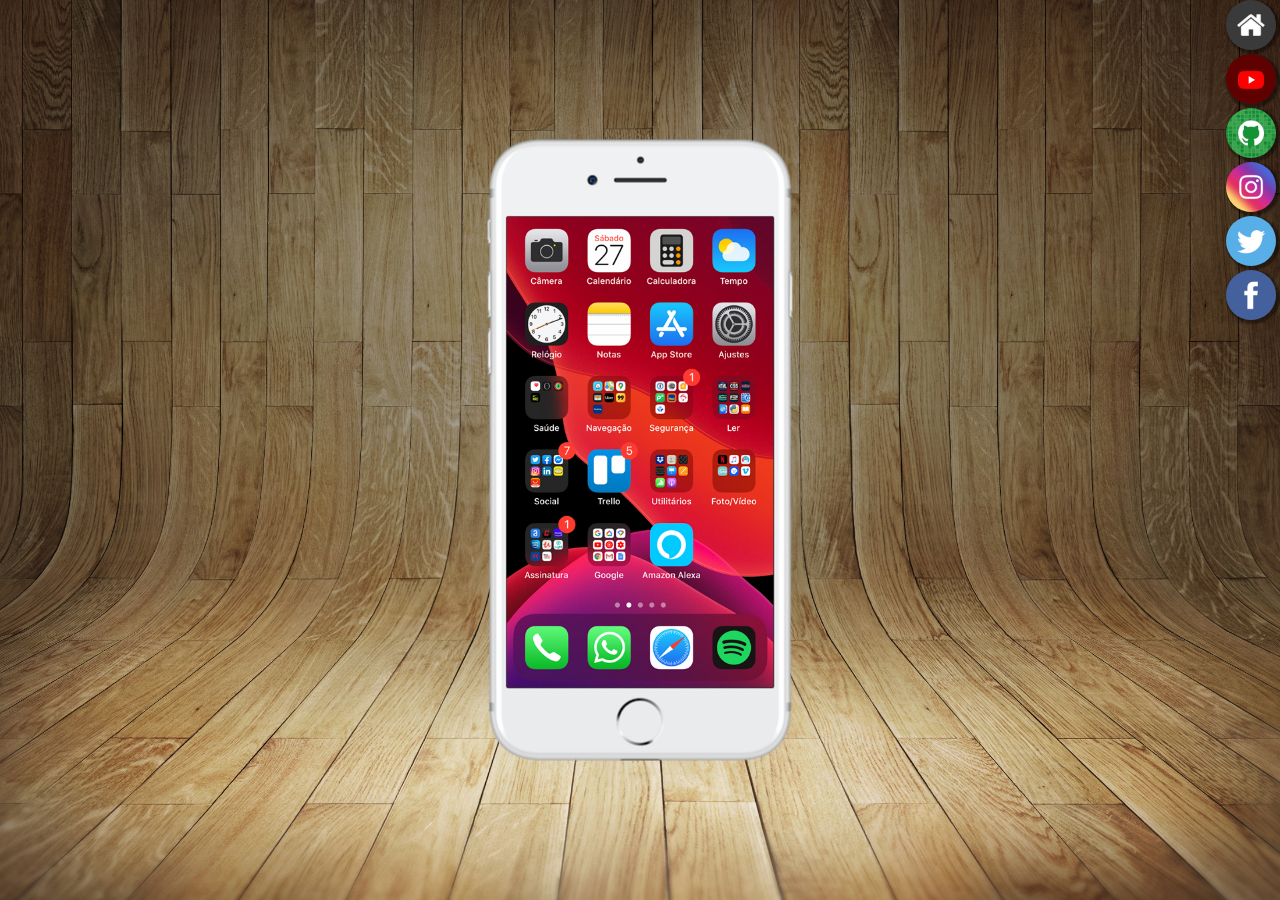
<file: index.html>
<!DOCTYPE html>
<html lang="pt-br">
<head>
    <meta charset="UTF-8">
    <meta name="viewport" content="width=device-width, initial-scale=1.0">
    <title>PROJETO REDES SOCIAIS</title>
    <link rel="shortcut icon" href="favicon.ico" type="image/x-icon">
    <link rel="stylesheet" href="ESTILOS/style.css"
>
</head>
<body>
    <main>
        <section id="telefone" >
            <iframe src="ESTILOS/home.html" frameborder="0" name="tela" id="tela">
                Navegador não é compatível com isso.
            </iframe>
        </section>

        <section id="redes-sociais">
            <a href="ESTILOS/home.html" target="tela"><img src="imagens/logo-home.jpg" alt="Youtube"></a> <br>

            <a href="ESTILOS/youtube.html" target="tela"> <img src="imagens/logo-youtube.jpg" alt=""></a> <br>

            <a href="ESTILOS/github.html" target="tela"> <img src="imagens/logo-github.jpg" alt="tela-github"></a> <br>

            <a href="ESTILOS/instagran.html" target="tela"> <img src="imagens/logo-instagram.jpg" alt=""></a> <br>

            <a href="https://twitter.com/login?lang=pt" target="tela"> <img src="imagens/logo-twitter.jpg" alt=""></a> <br>

            <a href="ESTILOS/facebook.html" target="tela"> <img src="imagens/logo-facebook.jpg" alt=""></a>
        </section>
    </main>
</body>
</html>
</file>
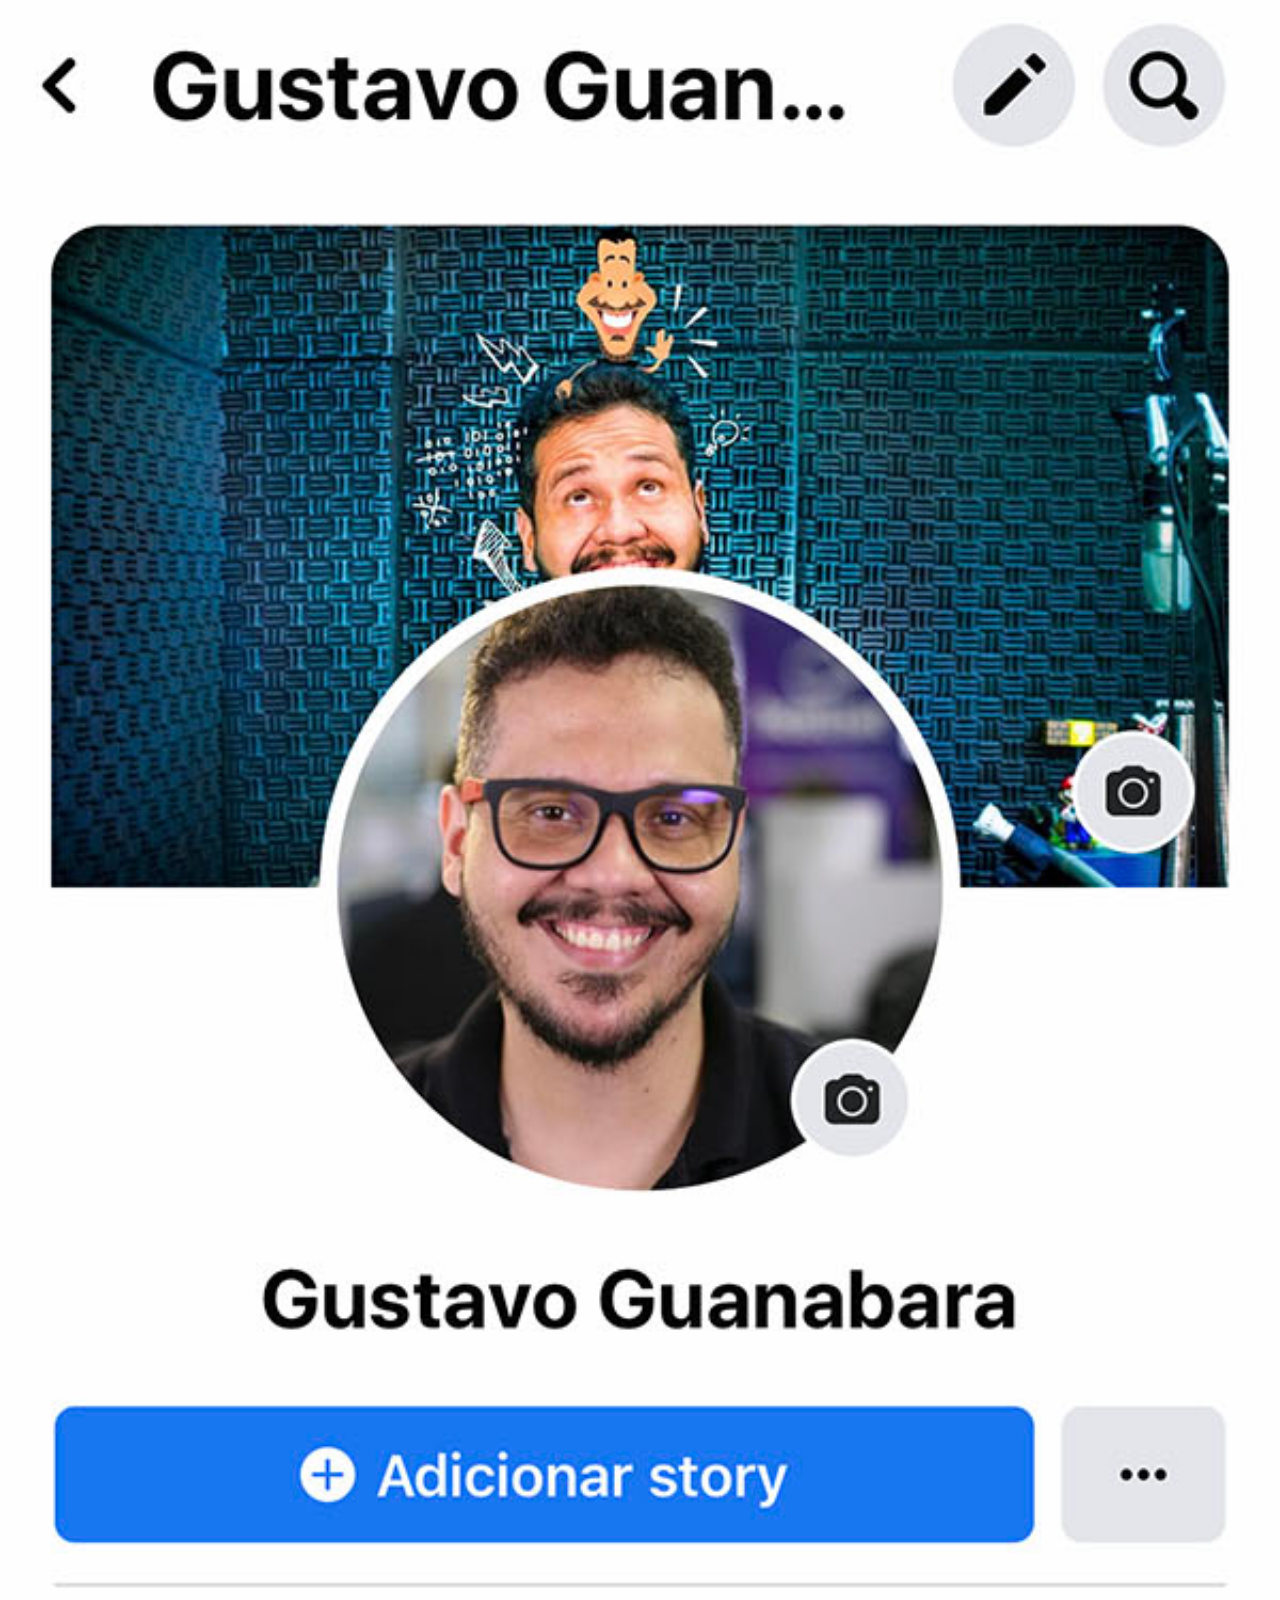
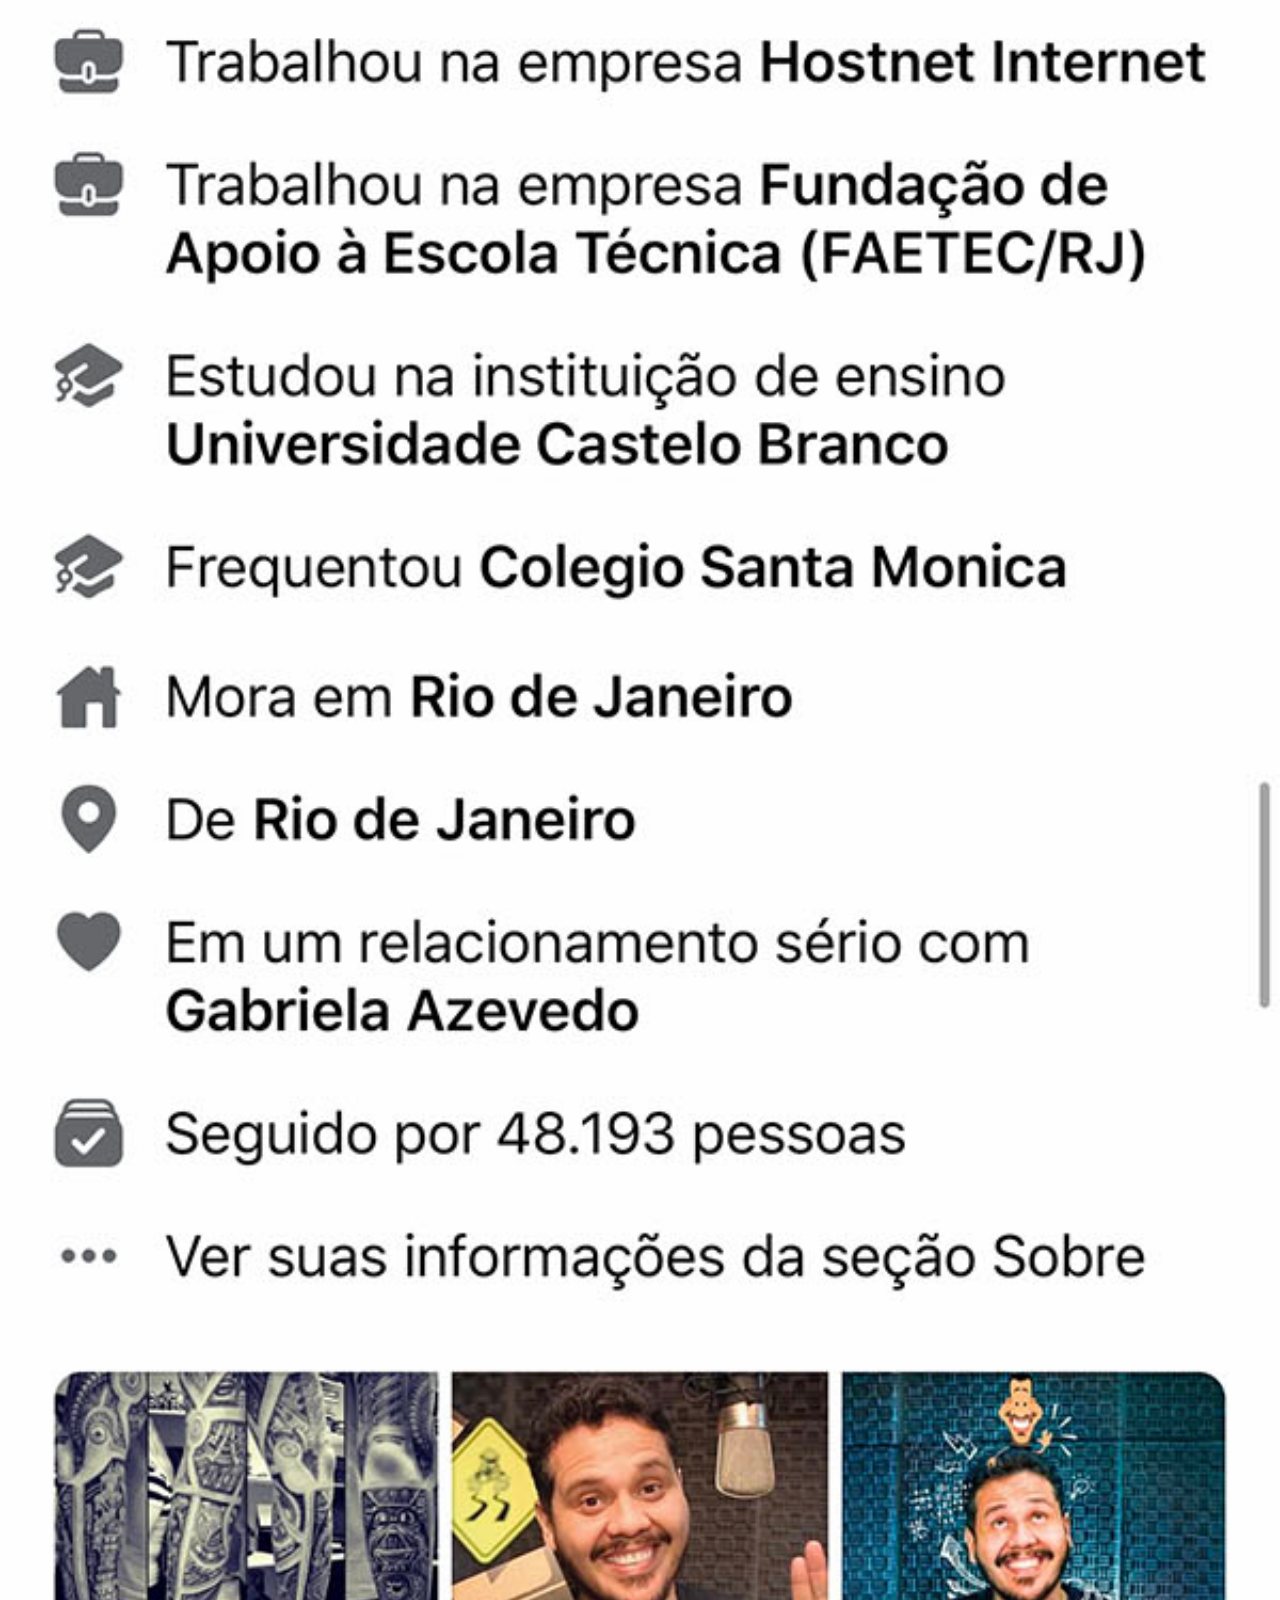
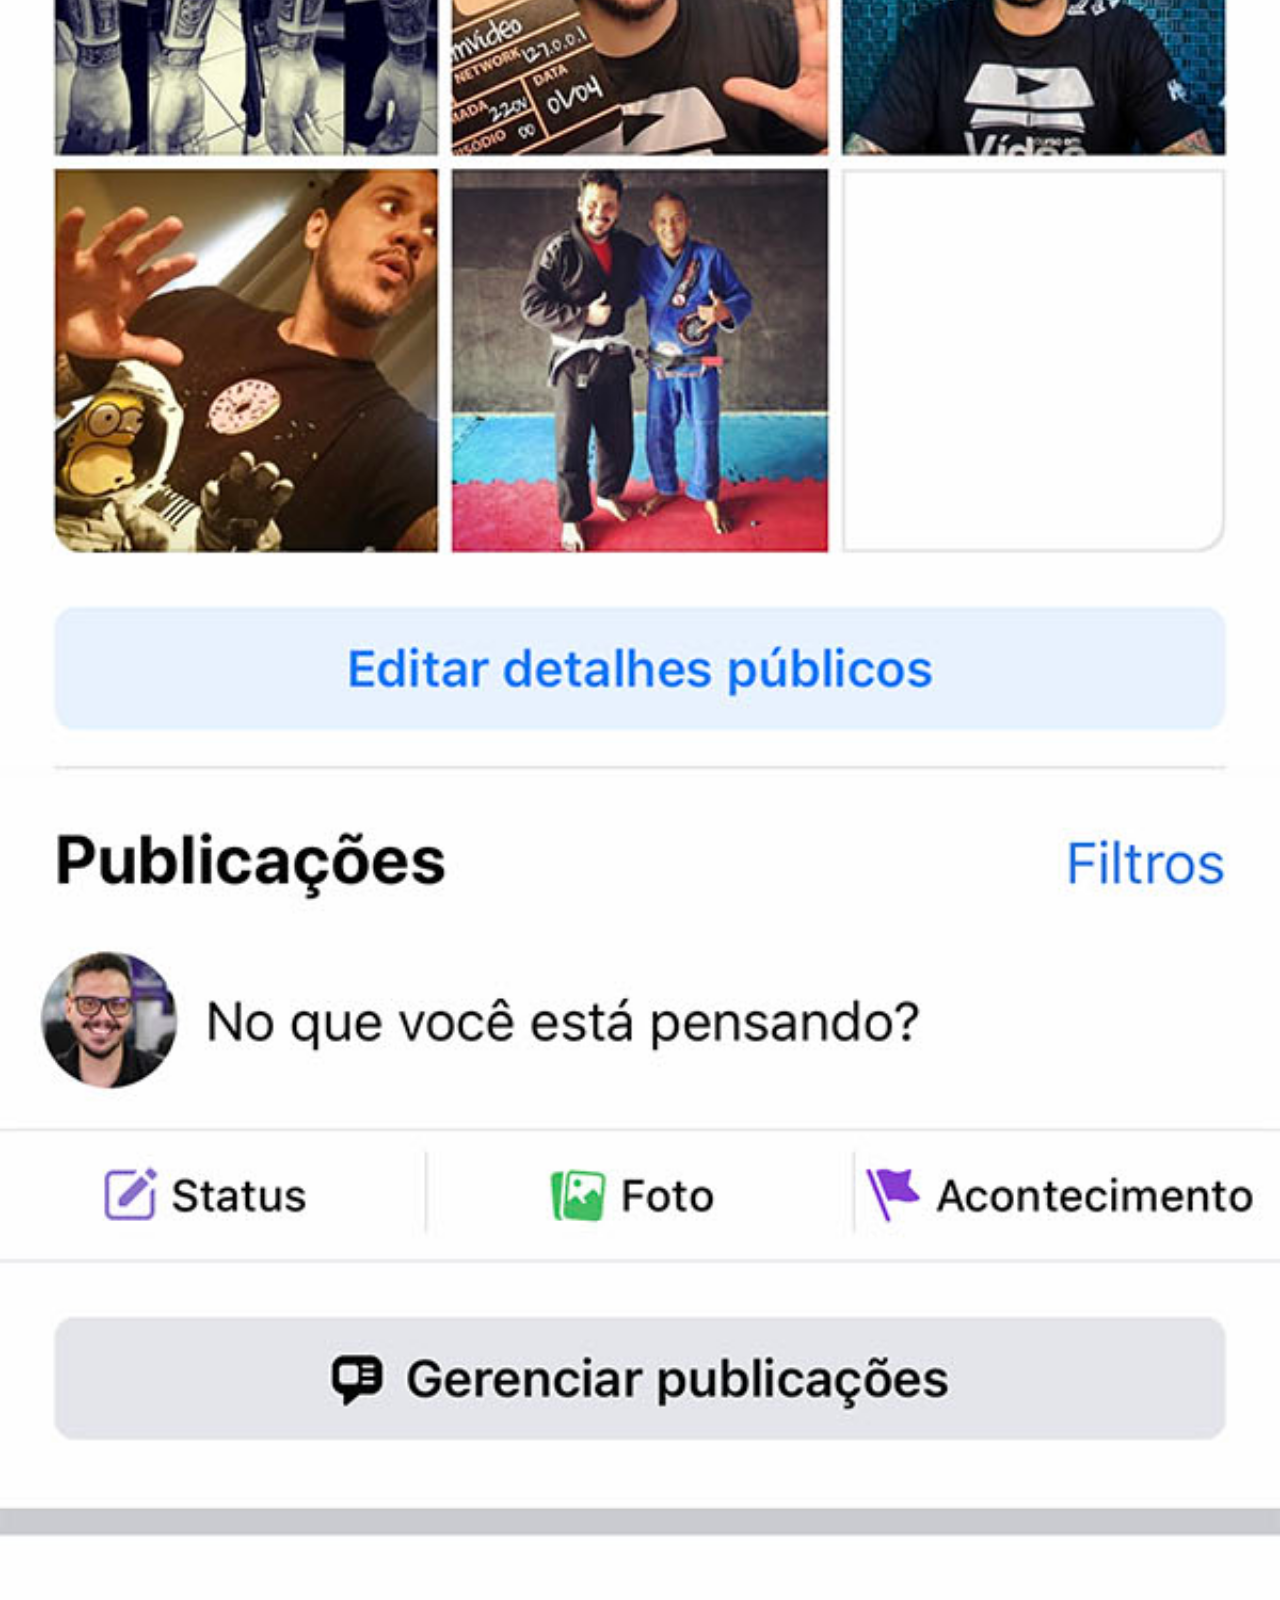
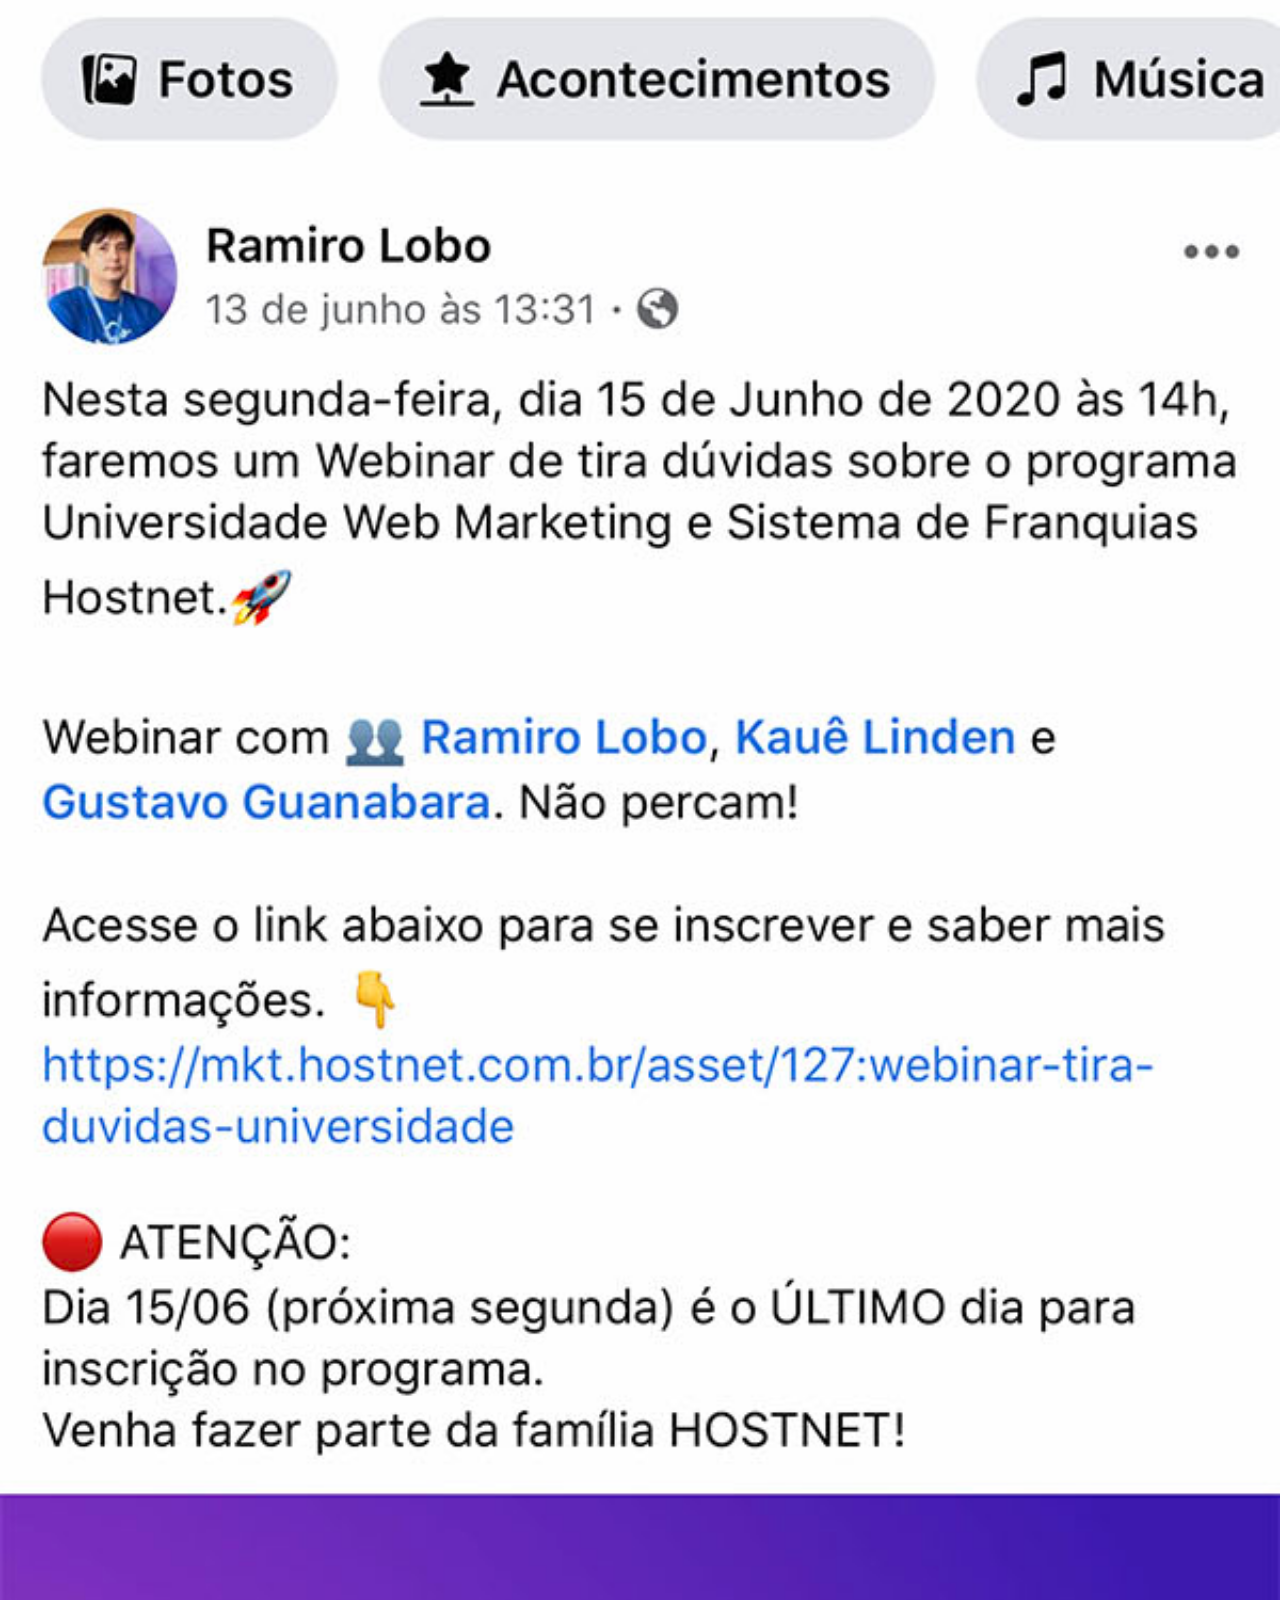
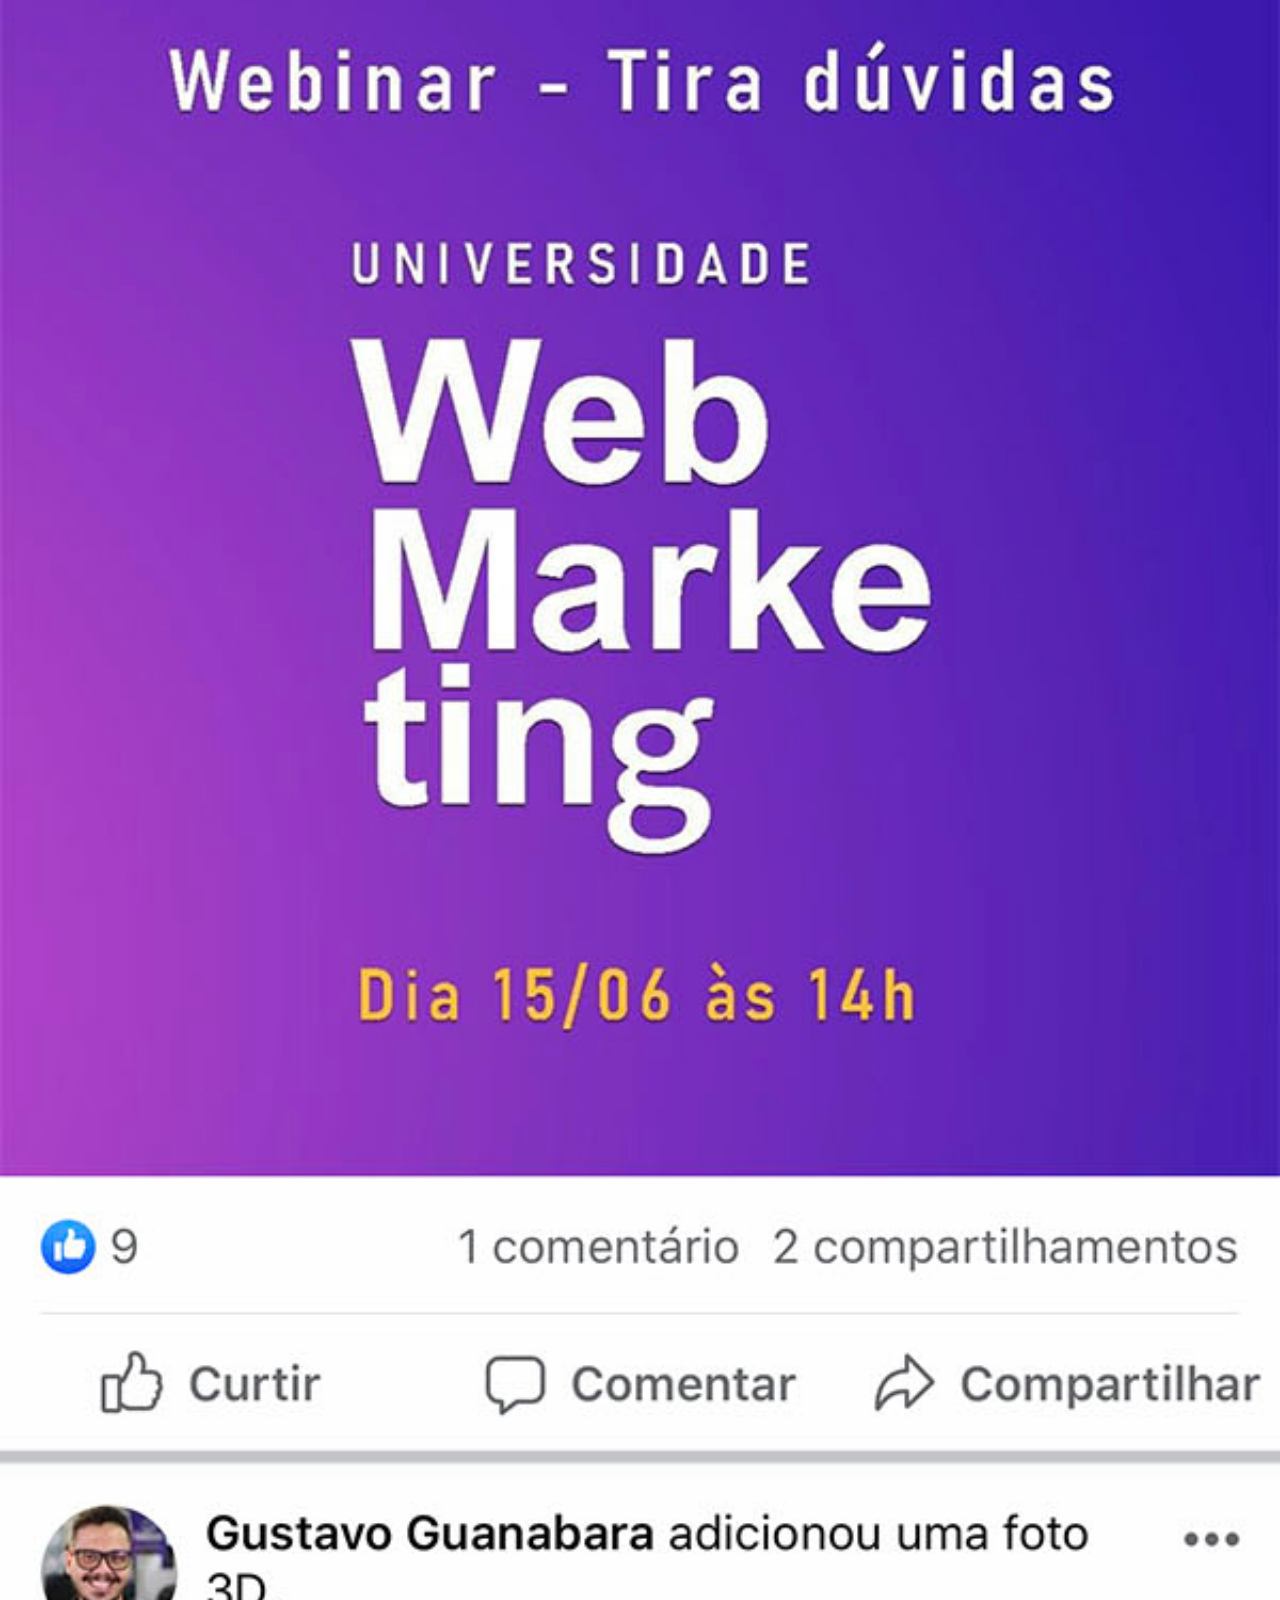
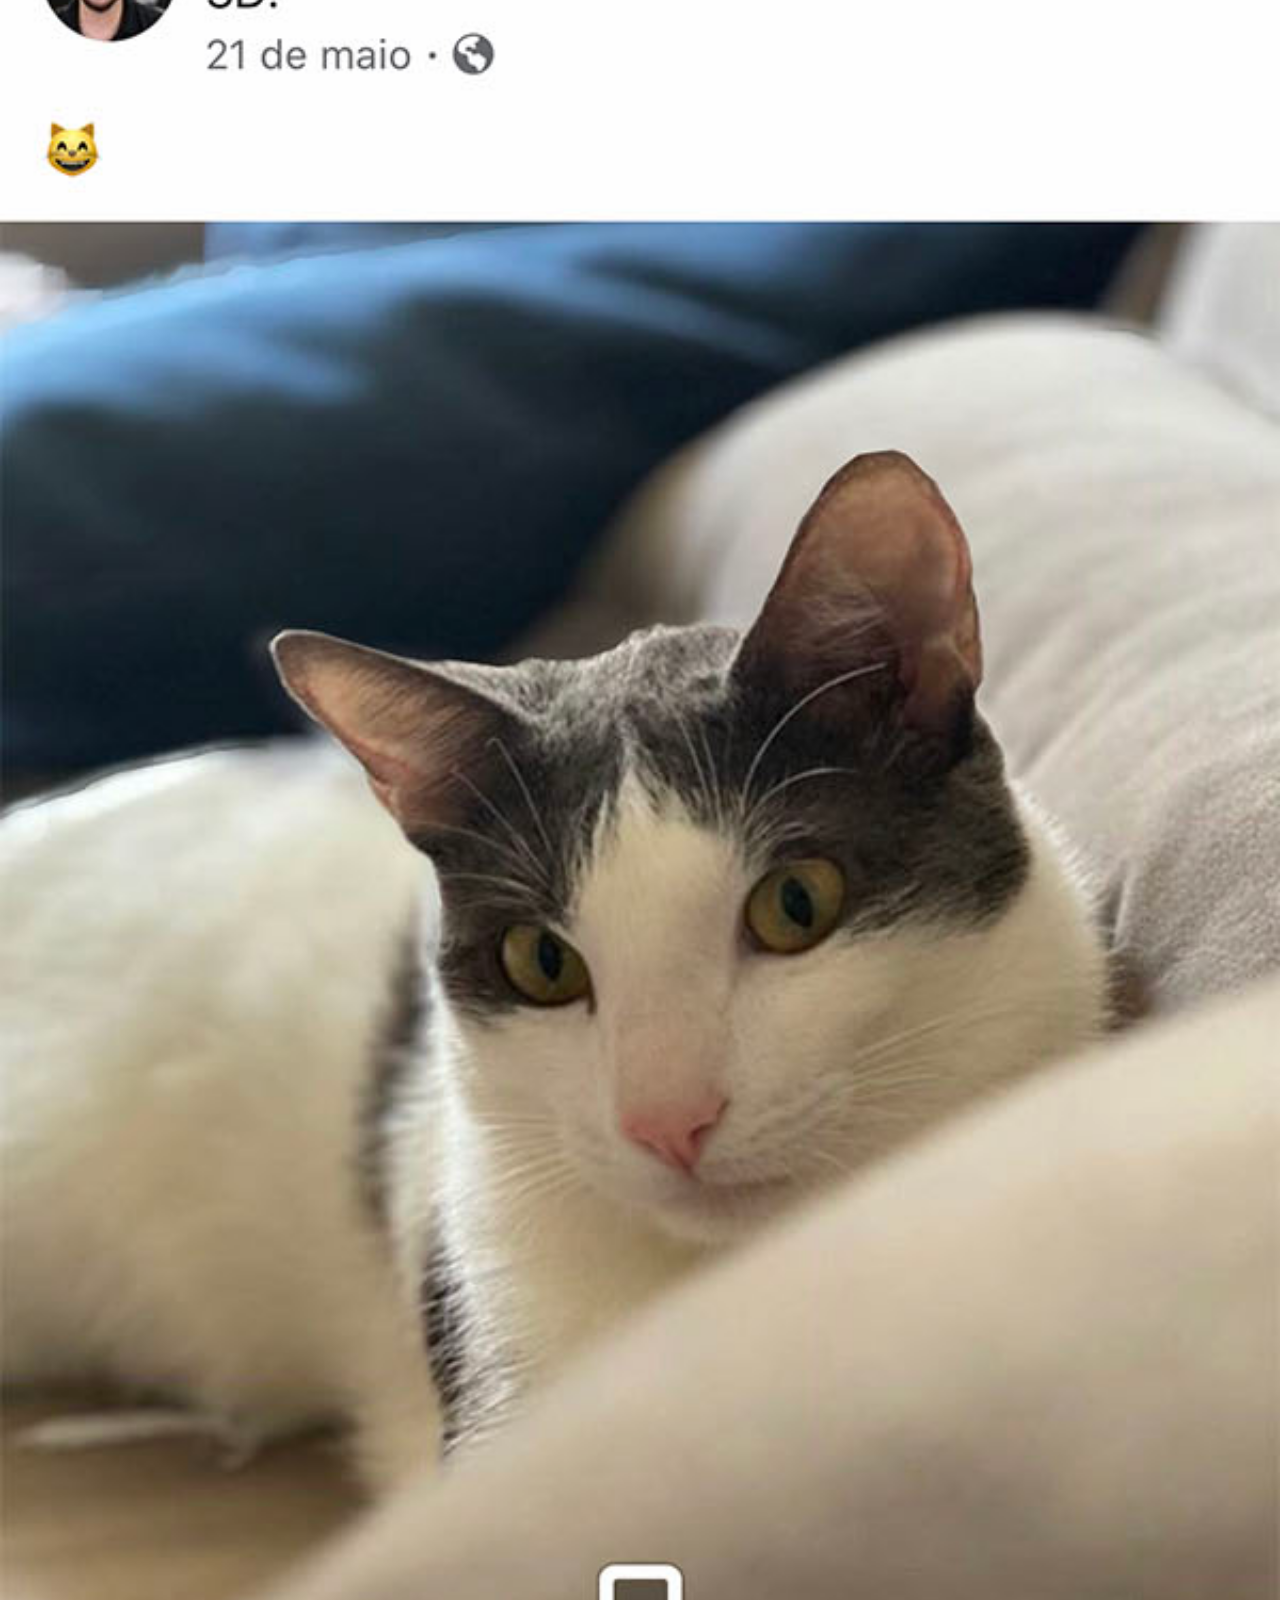
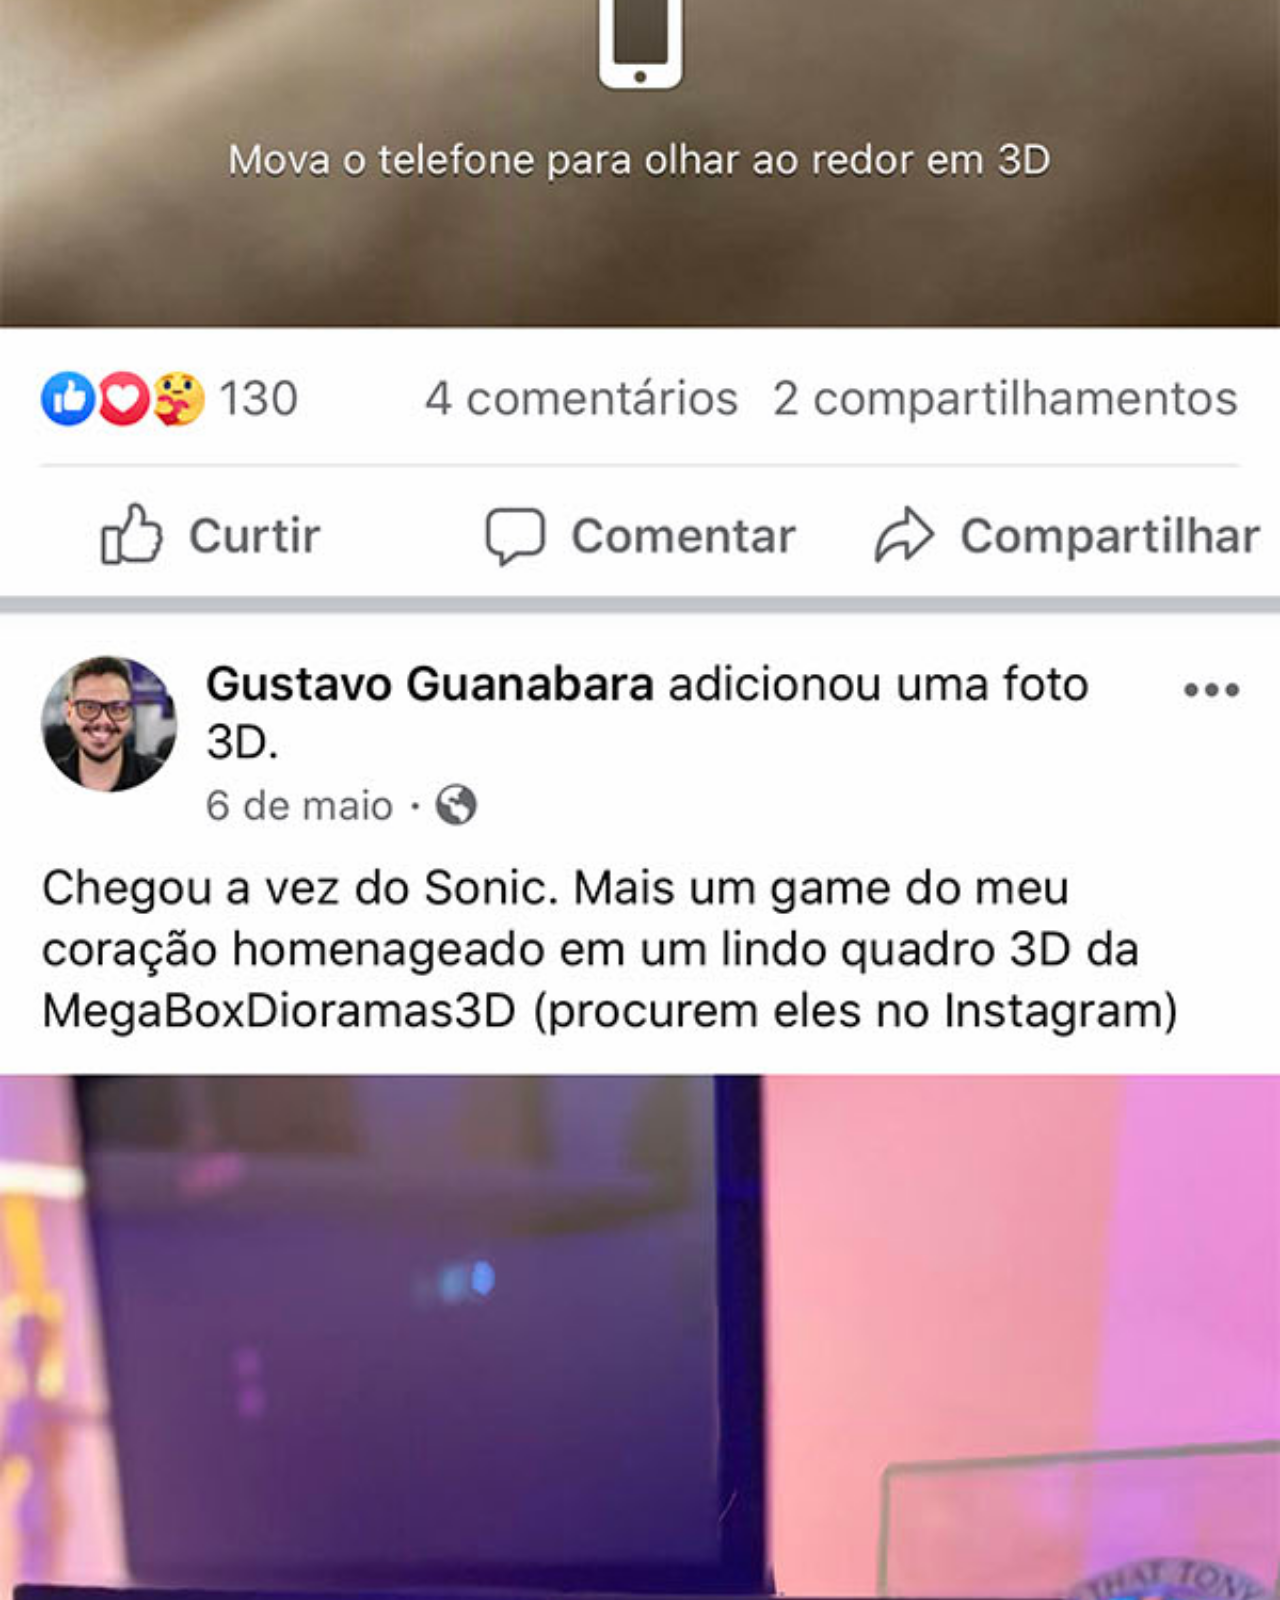
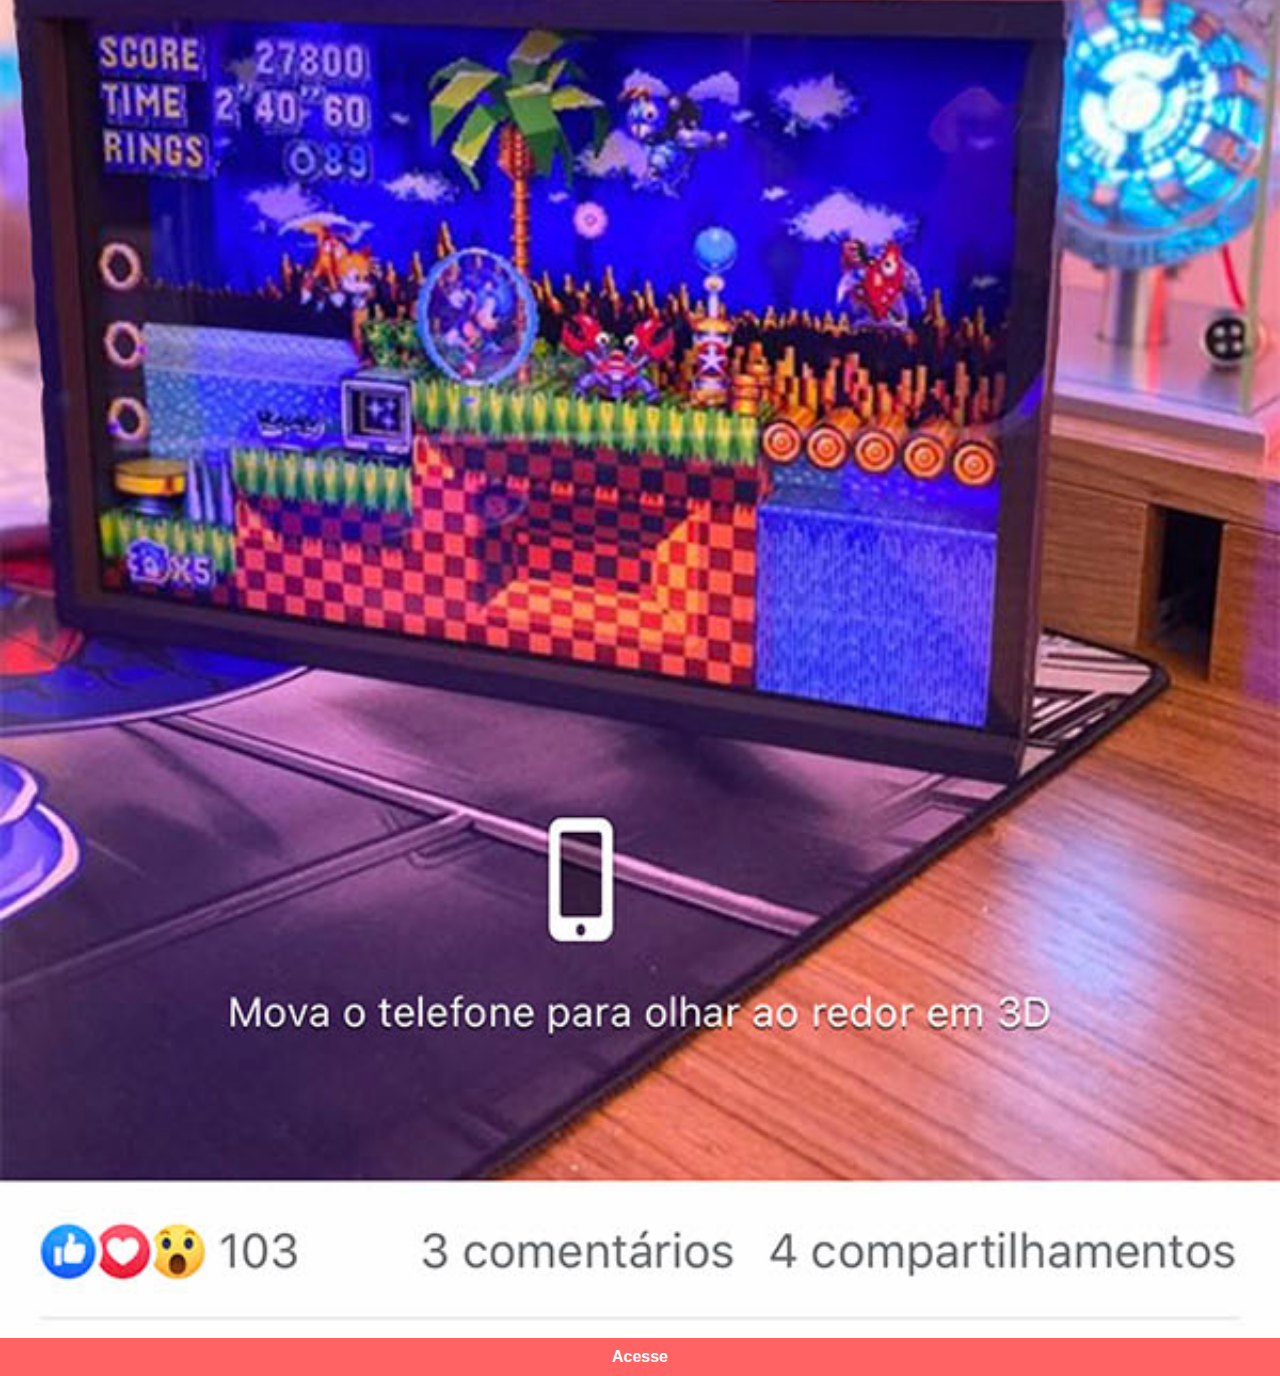
<file: ESTILOS/facebook.html>
<!DOCTYPE html>
<html lang="pt-br">
<head>
    <meta charset="UTF-8">
    <meta name="viewport" content="width=device-width, initial-scale=1.0">
    <title>facebook</title>
    <style>
        *{
            margin: 0px;
            padding: 0px;
            font-family: Arial, Helvetica, sans-serif;
        }
        ::-webkit-scrollbar { /* Esconde a rolange  de todos os lados*/
            width: 0px ;
            height: 0px;
        }
        img  {
            width: 100vw;
        
        }
        a {
            display: block;
            text-align: center;
            background-color: rgba(255, 0, 0, 0.612);
            padding-top:10px ;
            padding-bottom: 10px;
            width: 250px;
            text-decoration: none;
            font-weight: bold;
            color: white;
            width: 100vw;
            margin-top: -4px;
        
        }
        a:hover {
            background-color: rgb(228, 0, 0);
        }
    </style>
</head>
<body>
    <img src="../imagens/tela-facebook.jpg" alt="tela-facebook">
    <a href="https://www.facebook.com/marcos.pinheiro.545/?locale=pt_BR" target="_blank">Acesse</a>
</body>
</html>
</file>
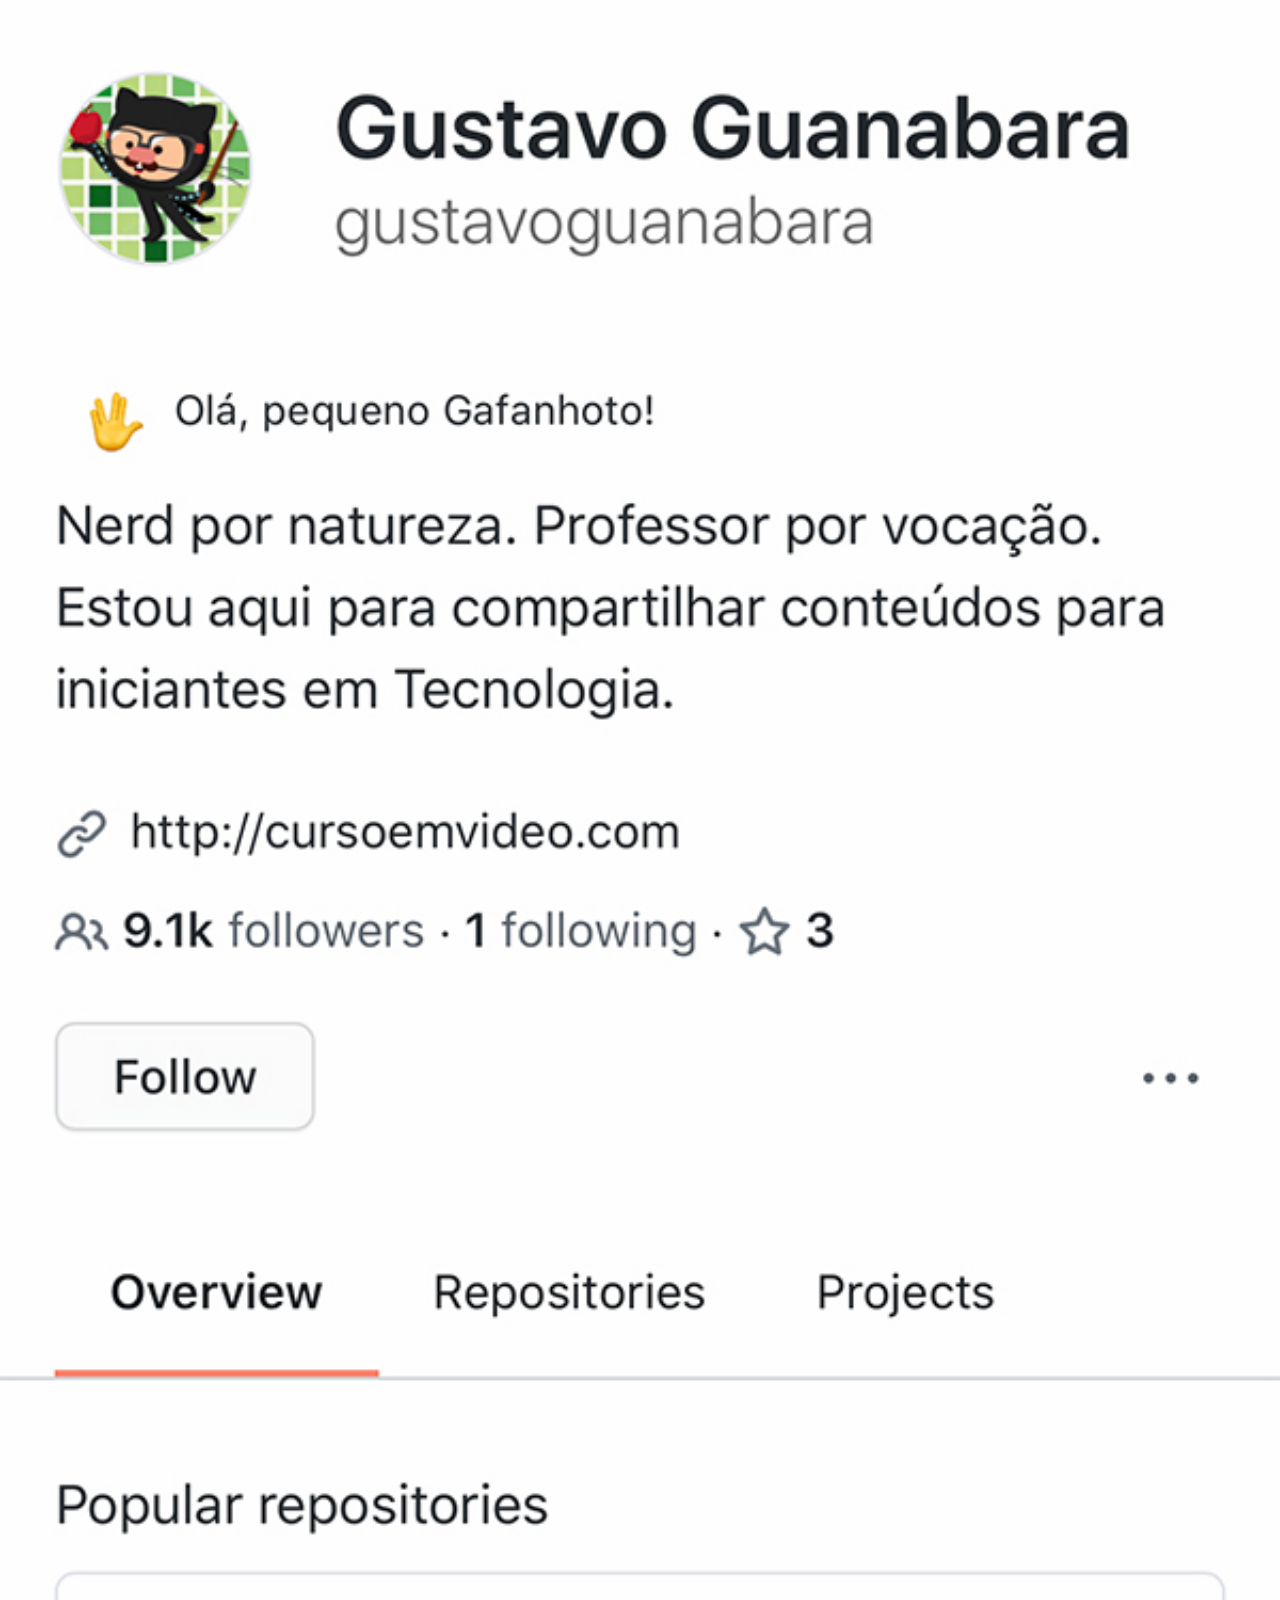
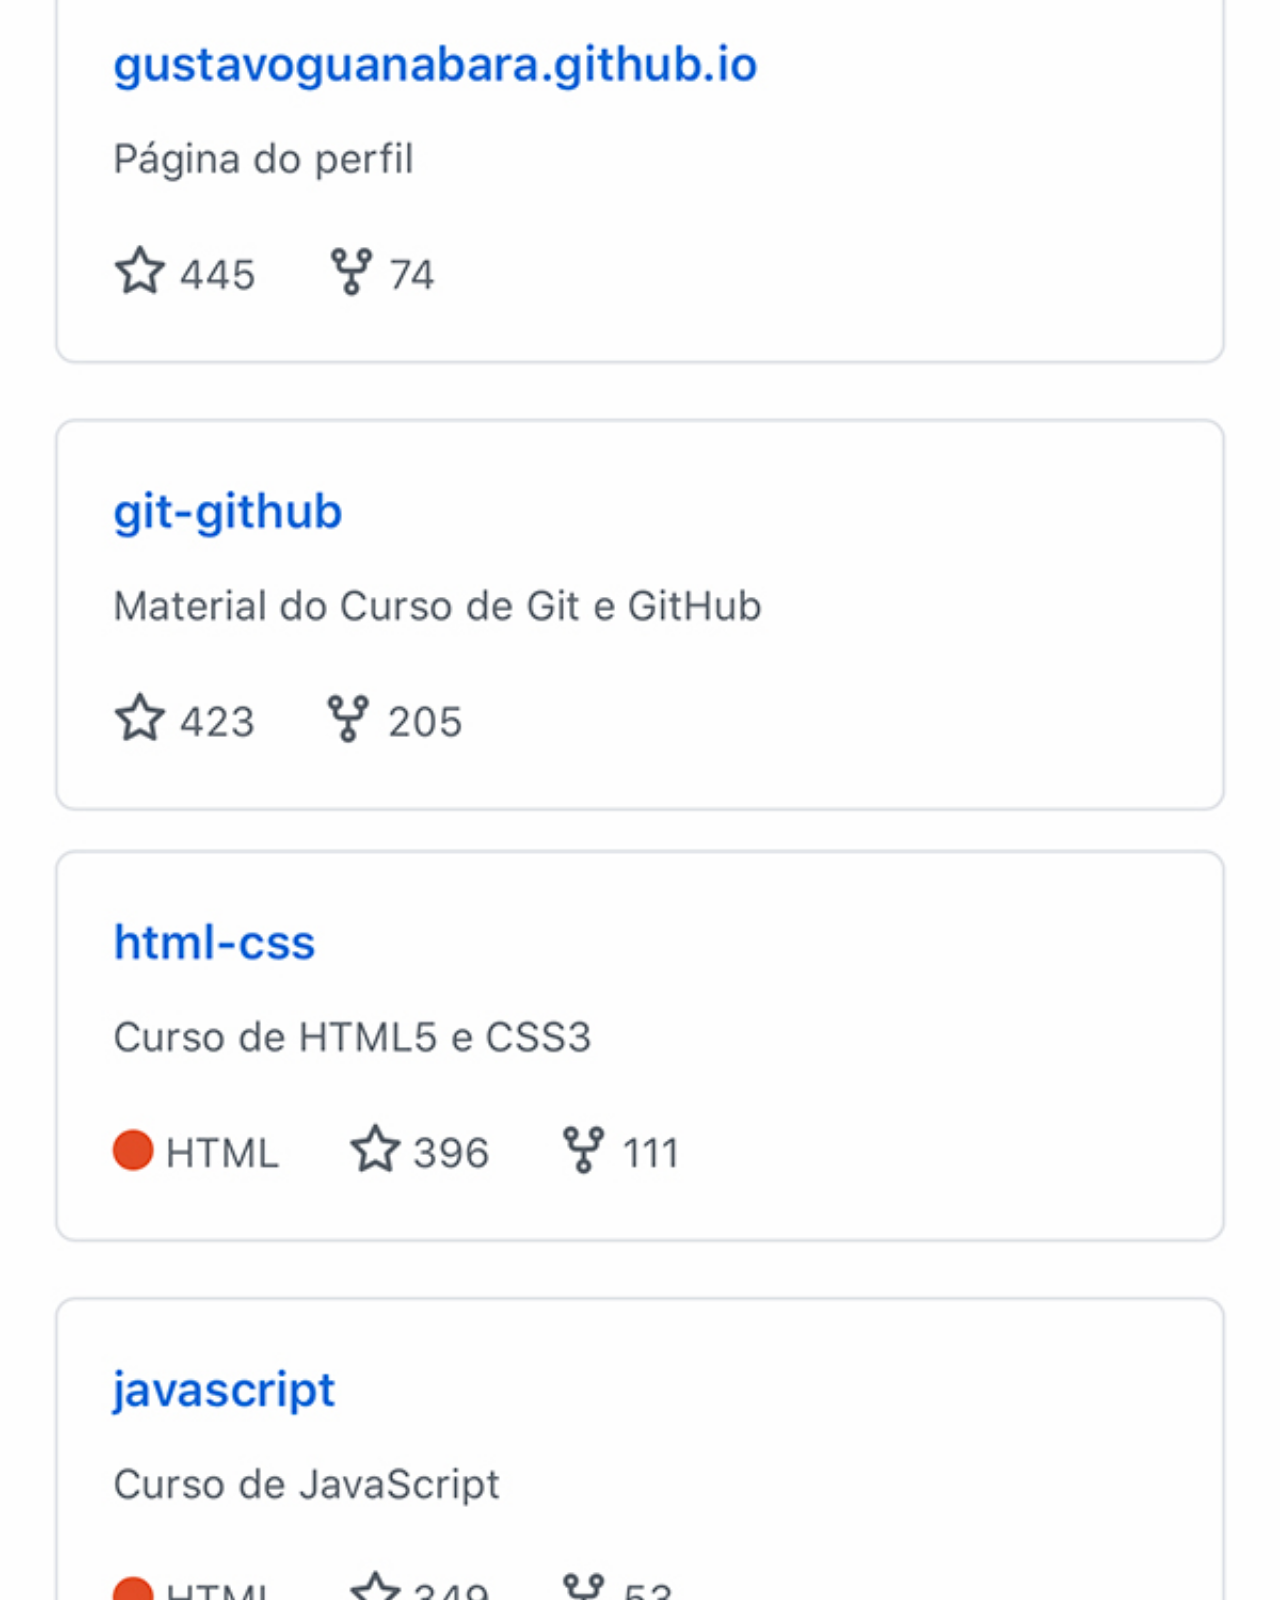
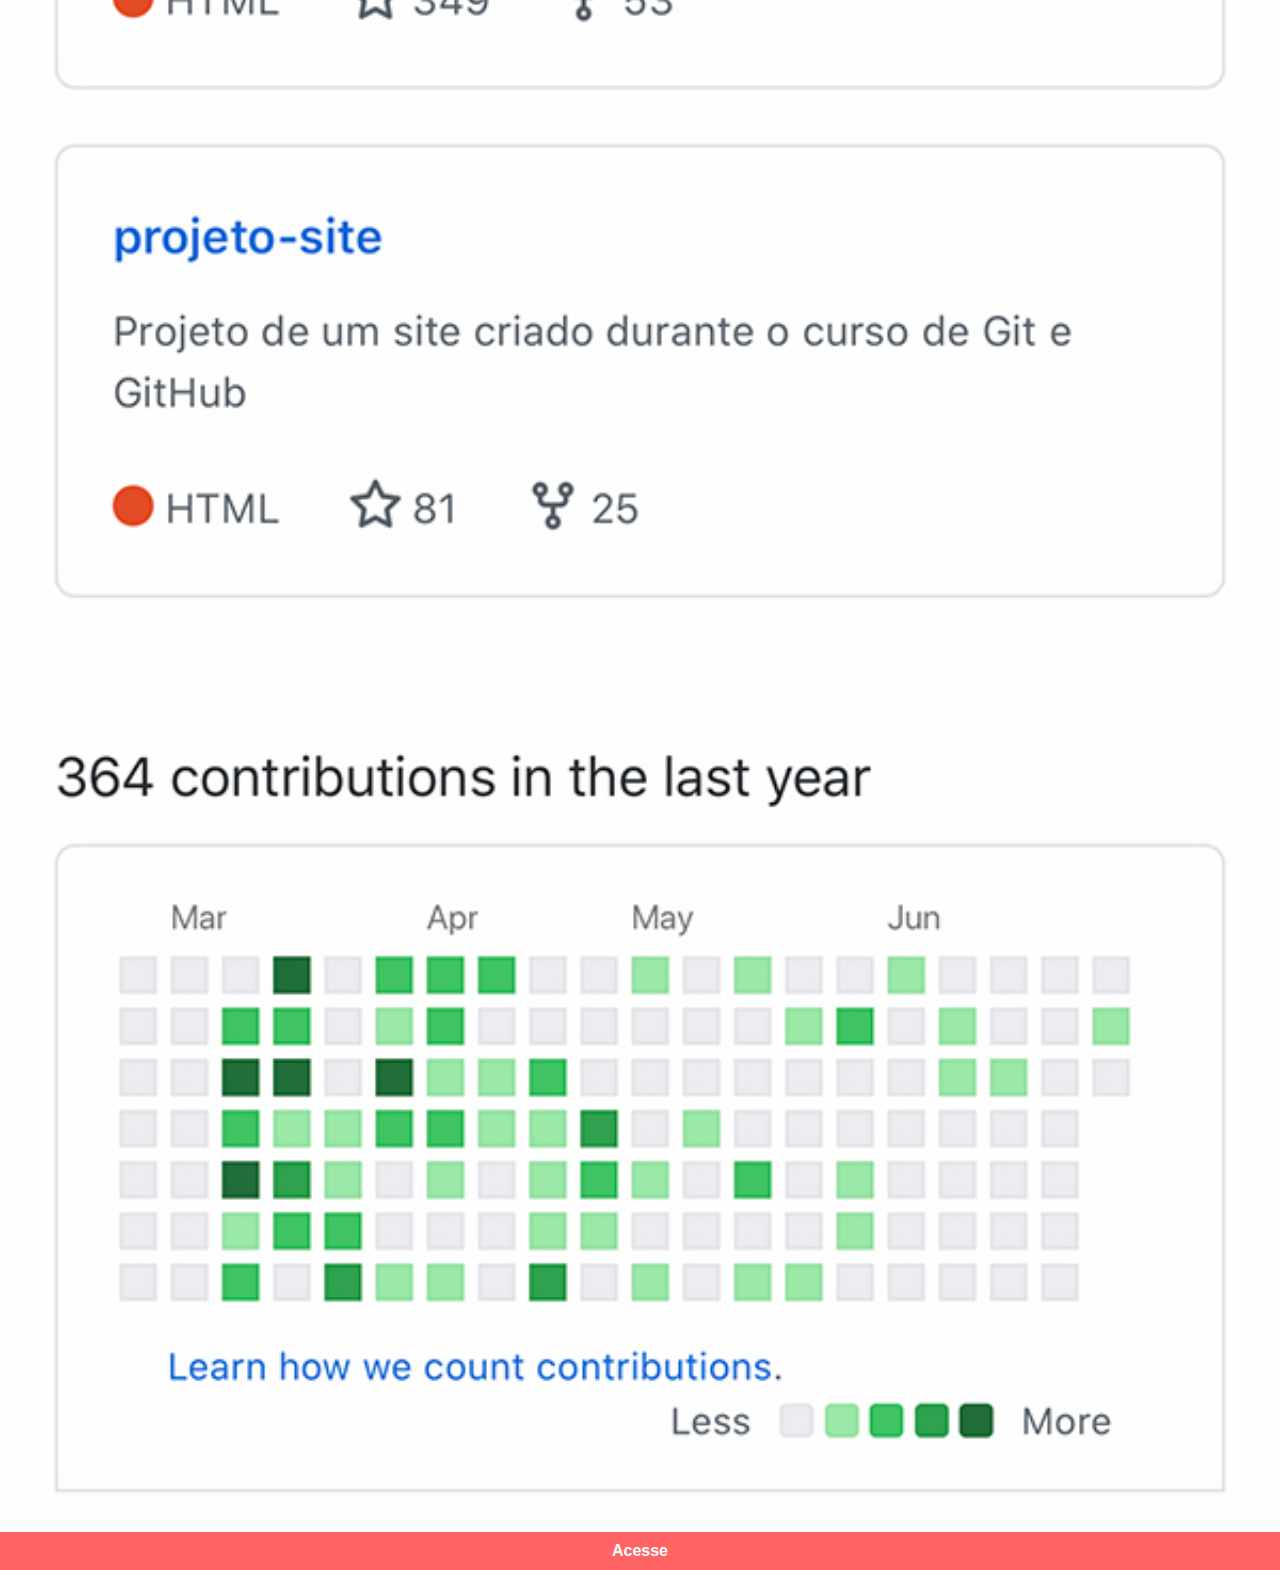
<file: ESTILOS/github.html>
<!DOCTYPE html>
<html lang="pt-br">
<head>
    <meta charset="UTF-8">
    <meta name="viewport" content="width=device-width, initial-scale=1.0">
    <title>GitHub</title>
    <style>
        *{
            margin: 0px;
            padding: 0px;
            font-family: Arial, Helvetica, sans-serif;
        }

        ::-webkit-scrollbar { /* Esconde a rolange  de todos os lados*/
            width: 0px ;
            height: 0px;

        }
        img  {
            width: 100vw;
            
        }

        a {
            display: block;
            text-align: center;
            background-color: rgba(255, 0, 0, 0.612);
            padding-top:10px ;
            padding-bottom: 10px;
            width: 250px;
            text-decoration: none;
            font-weight: bold;
            color: white;
            width: 100vw;
            margin-top: -4px;
            
        }
        a:hover {
            background-color: rgb(228, 0, 0);
        }
    </style>
</head>
<body>
    <img src="../imagens/tela-github.jpg" alt="GitHub">
    <a href="https://github.com/Marcos-Pinheiro-Silva" target="_blank"> Acesse</a>
</body>
</html>
</file>
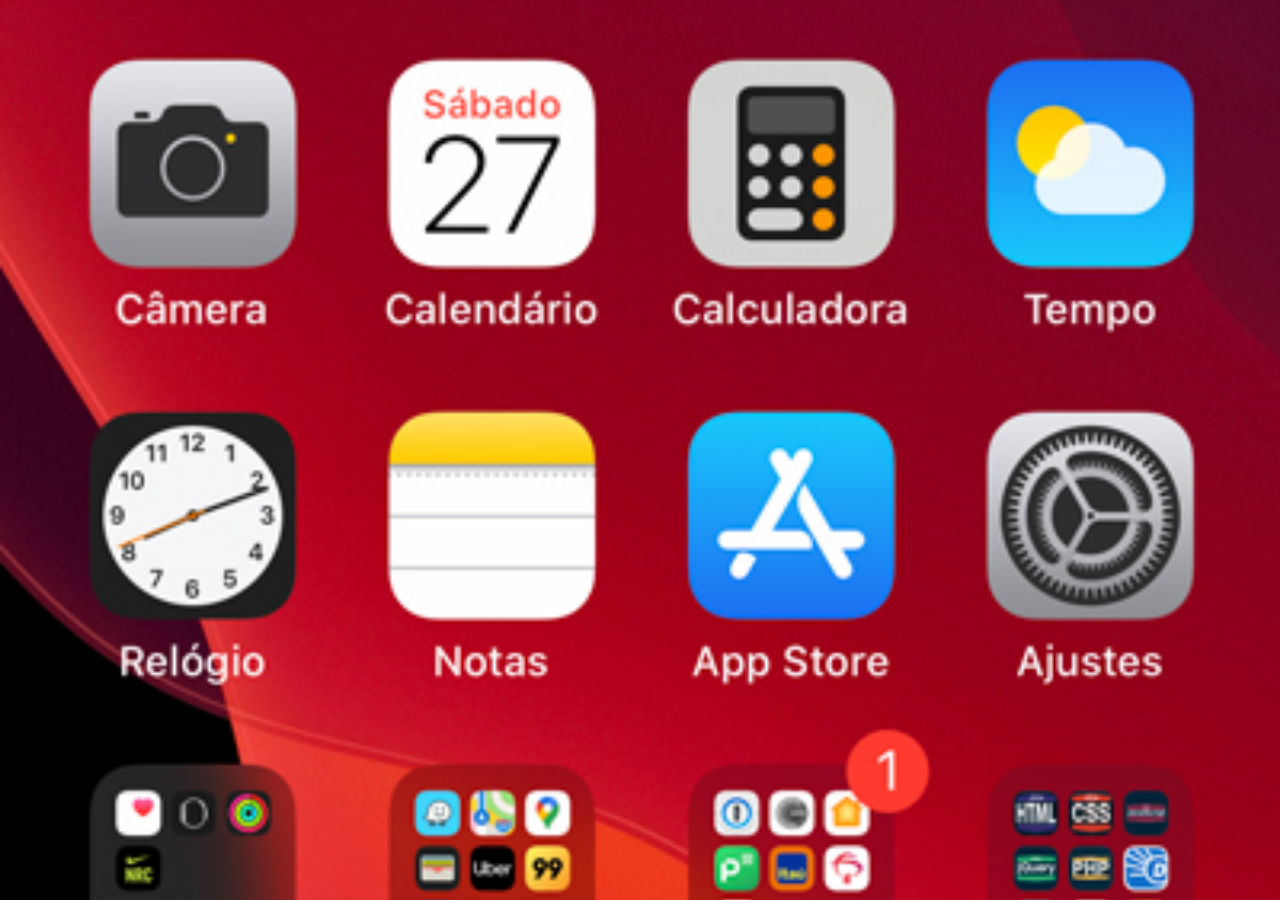
<file: ESTILOS/home.html>
<!DOCTYPE html>
<html lang="pt-br">
<head>
    <meta charset="UTF-8">
    <meta name="viewport" content="width=device-width, initial-scale=1.0">
    <title>home</title>
    <style>
        * {
            margin:  0px;
            padding: 0px;
        }
        body {
            height: 100vh;
            width:  100vw;
            background: black url('../imagens/tela-home.jpg') no-repeat  top center;
            background-size: cover;
        }
    </style>
</head>
<body>
    
</body>
</html>
</file>
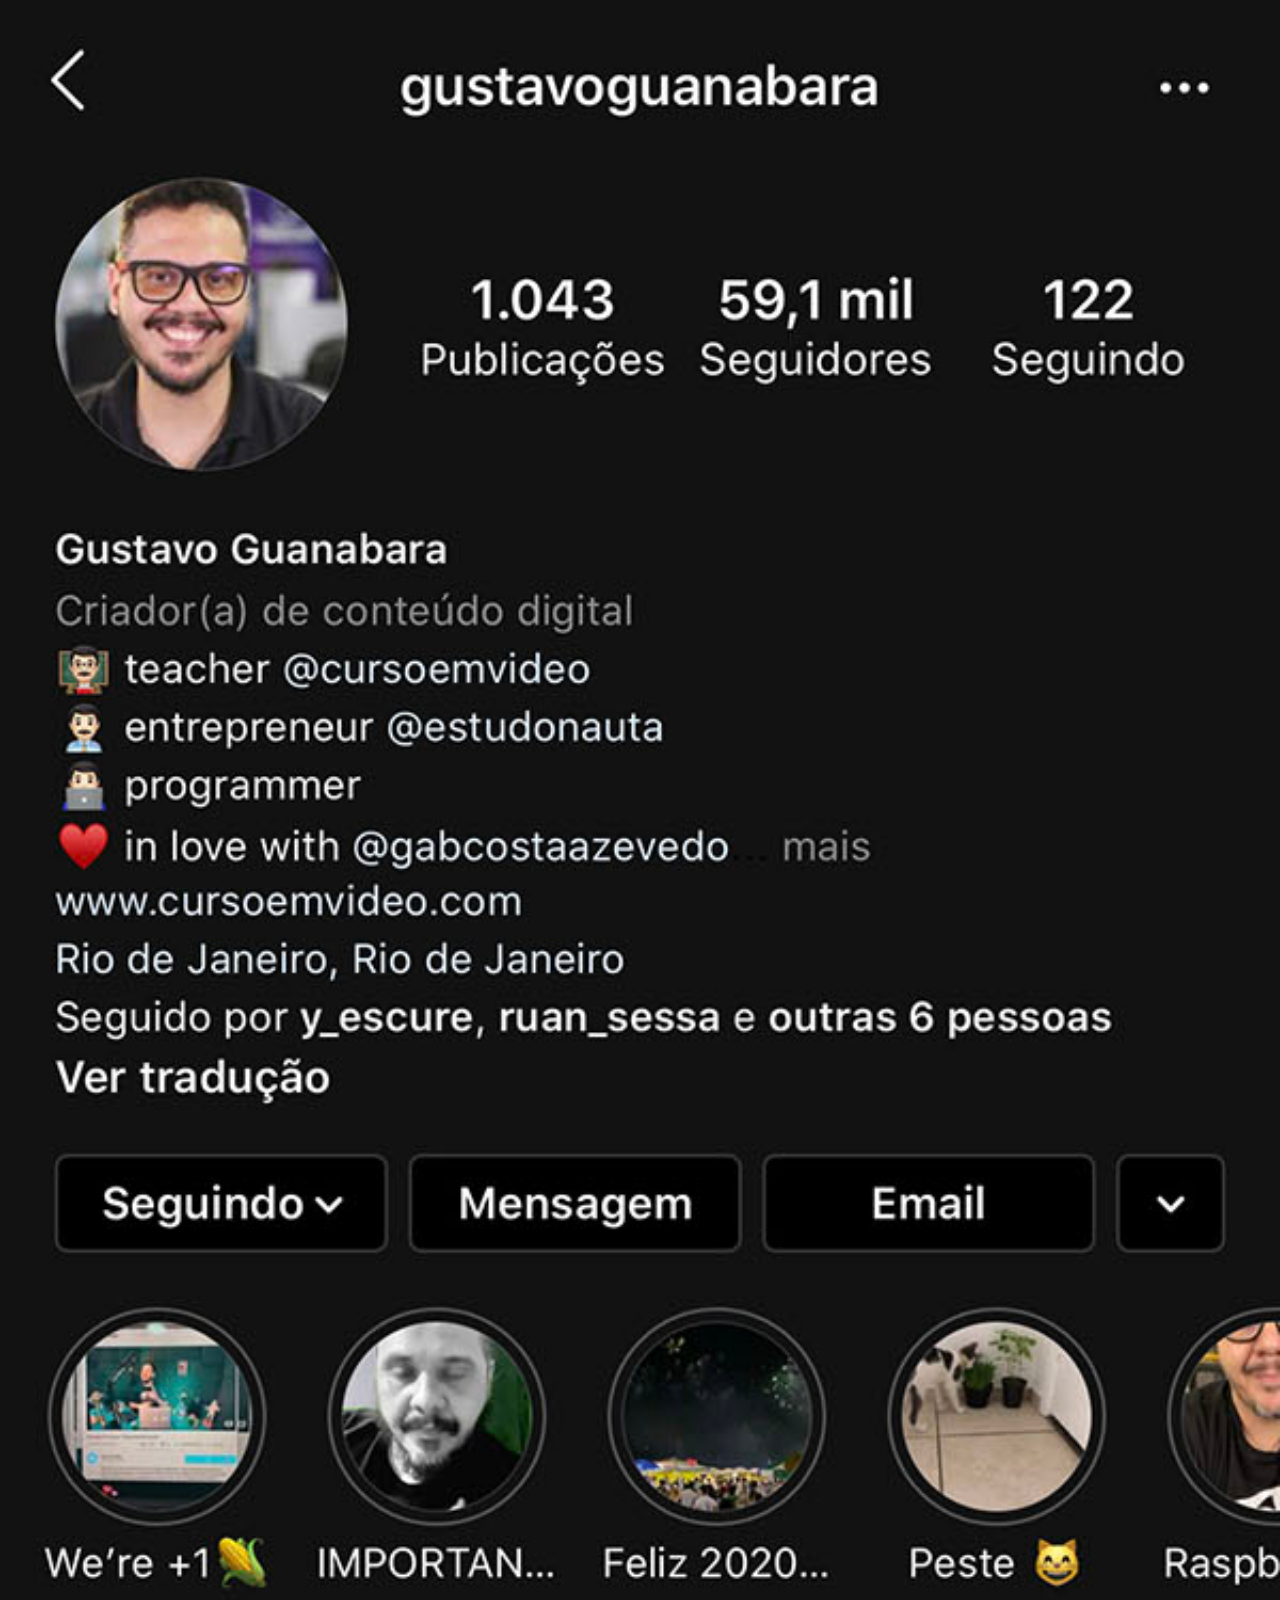
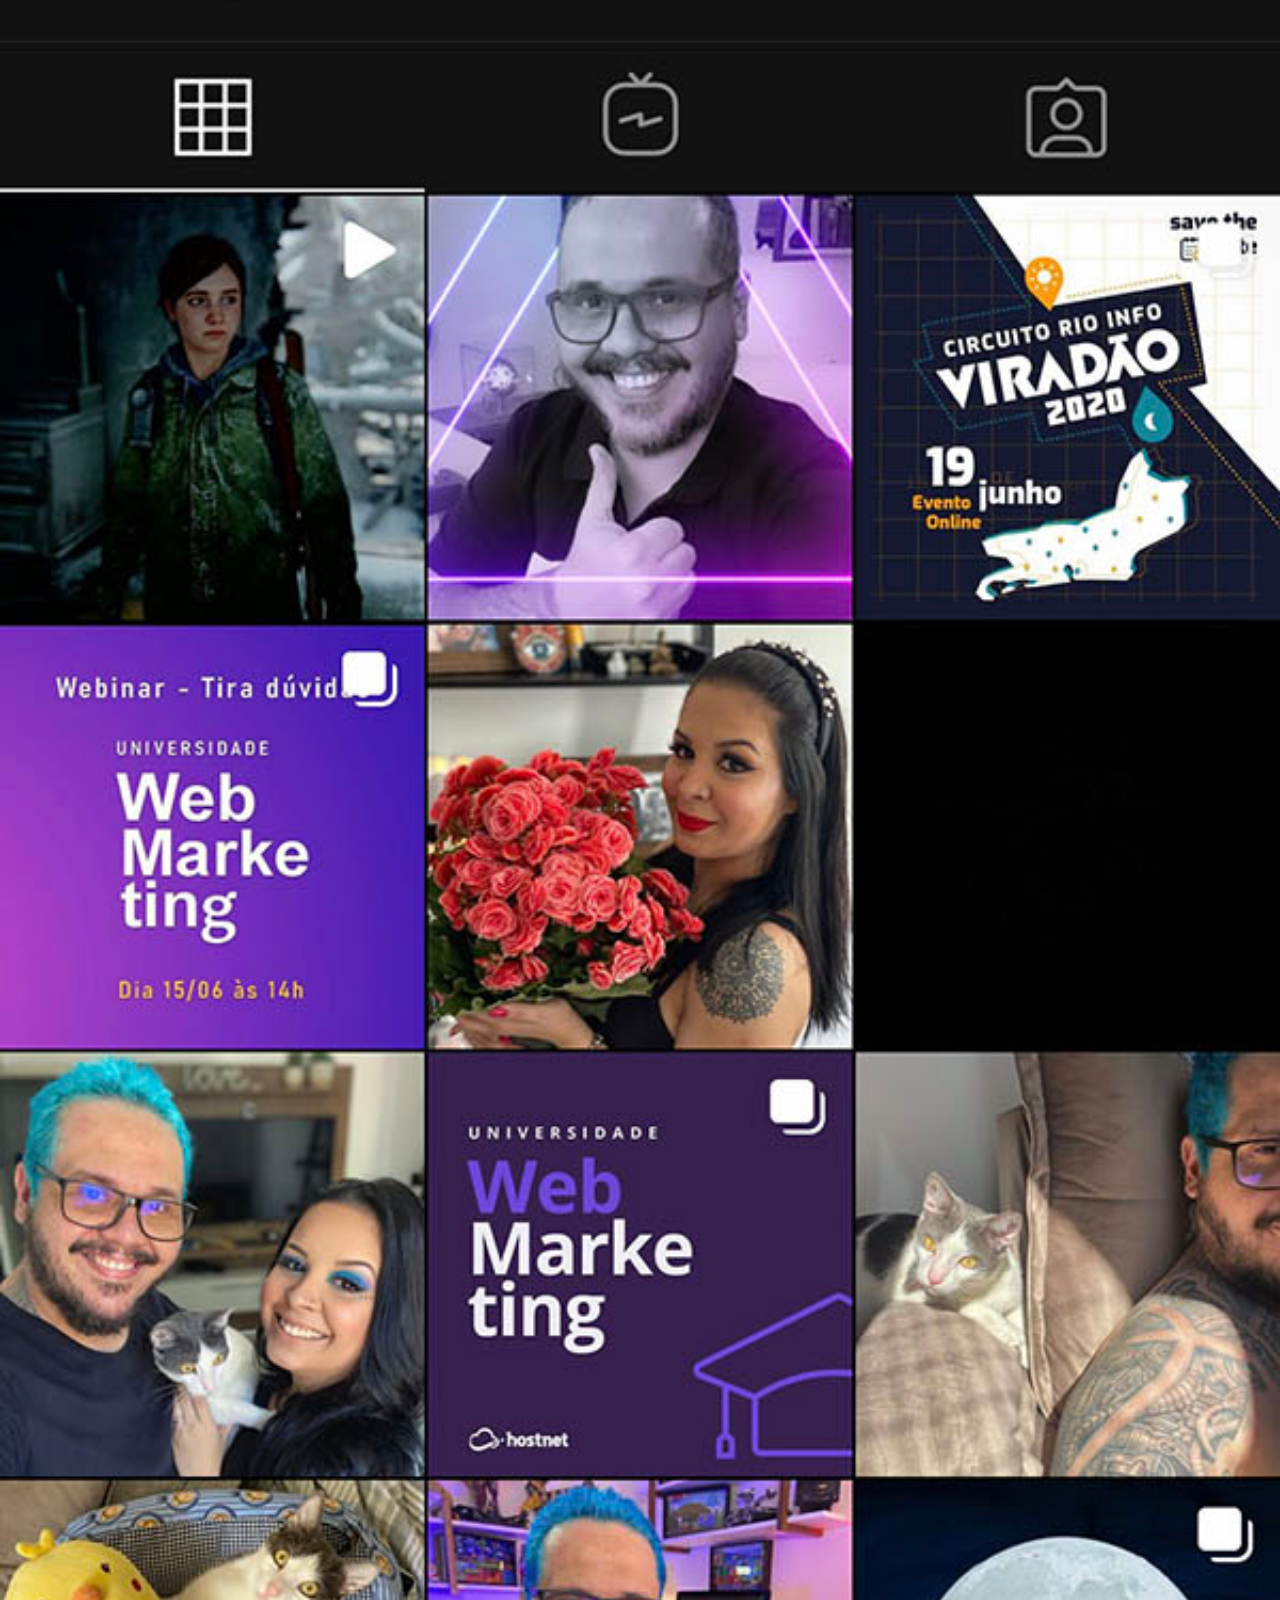
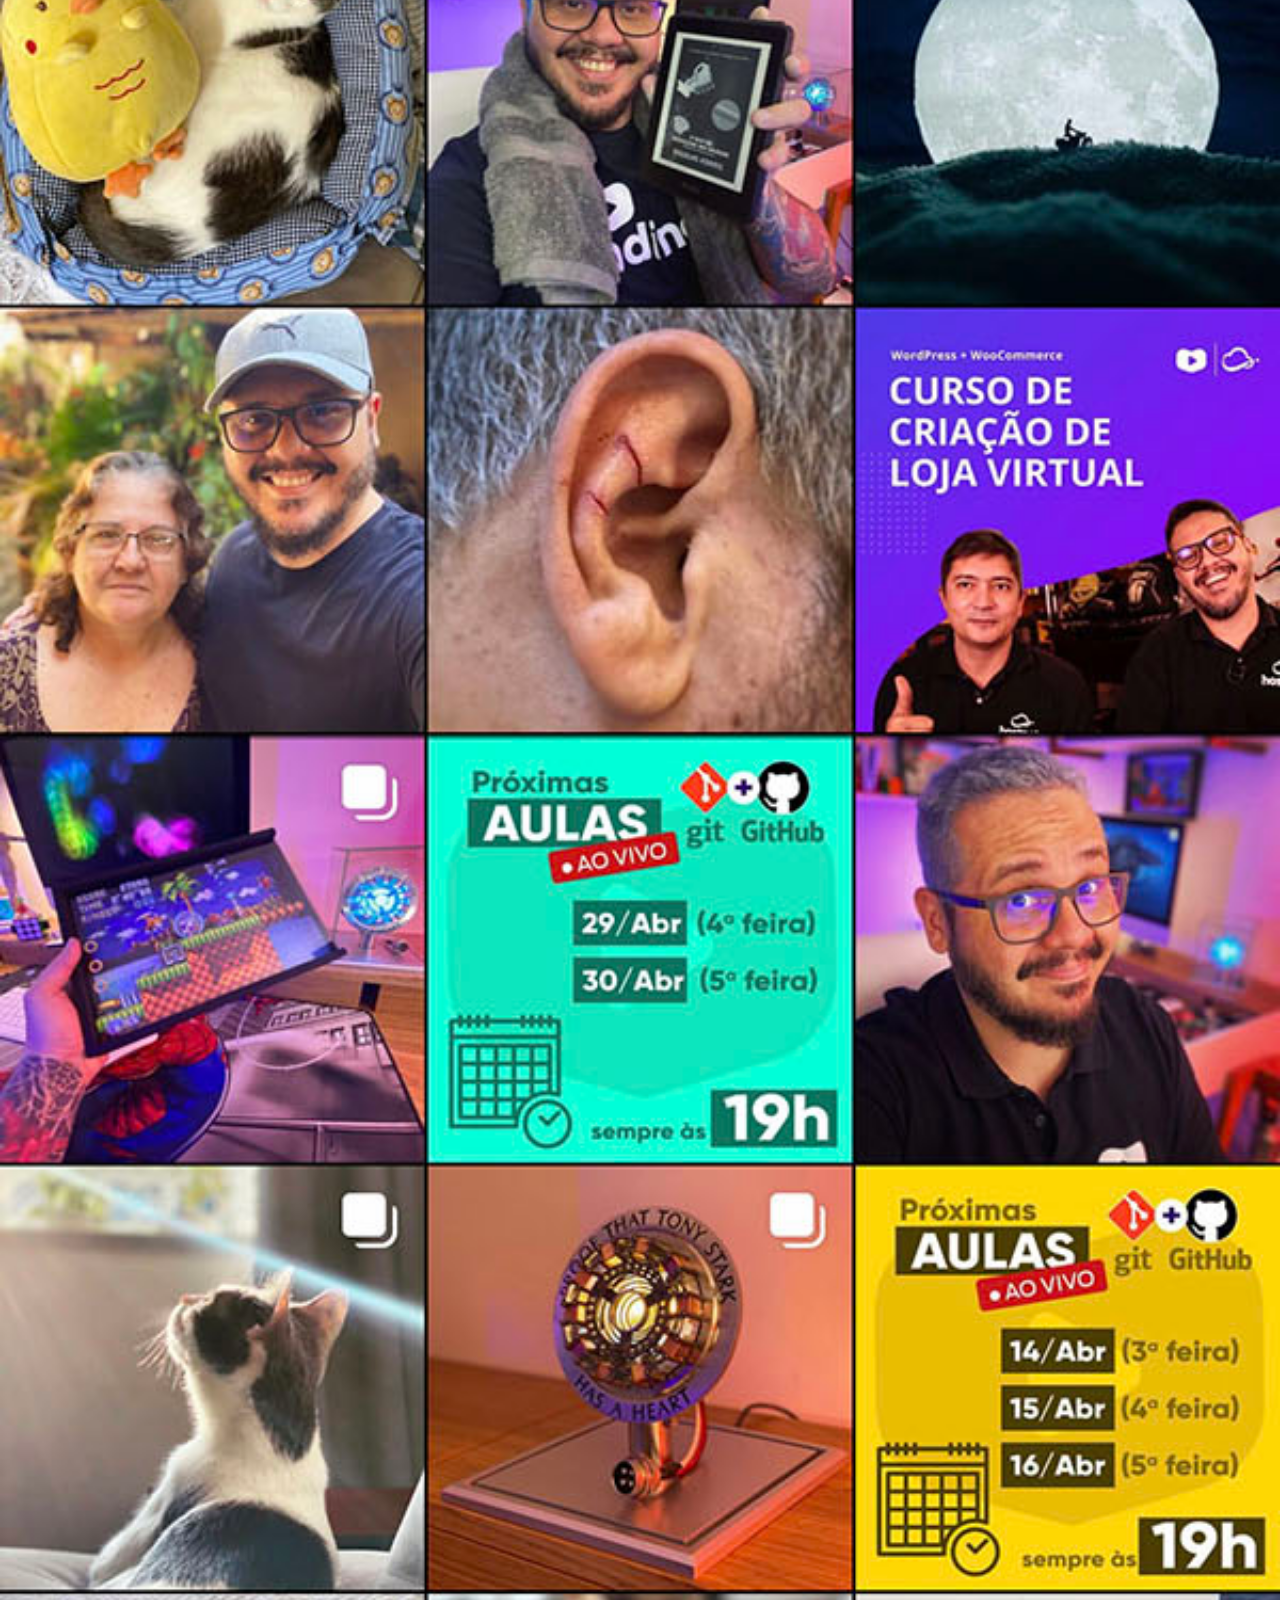
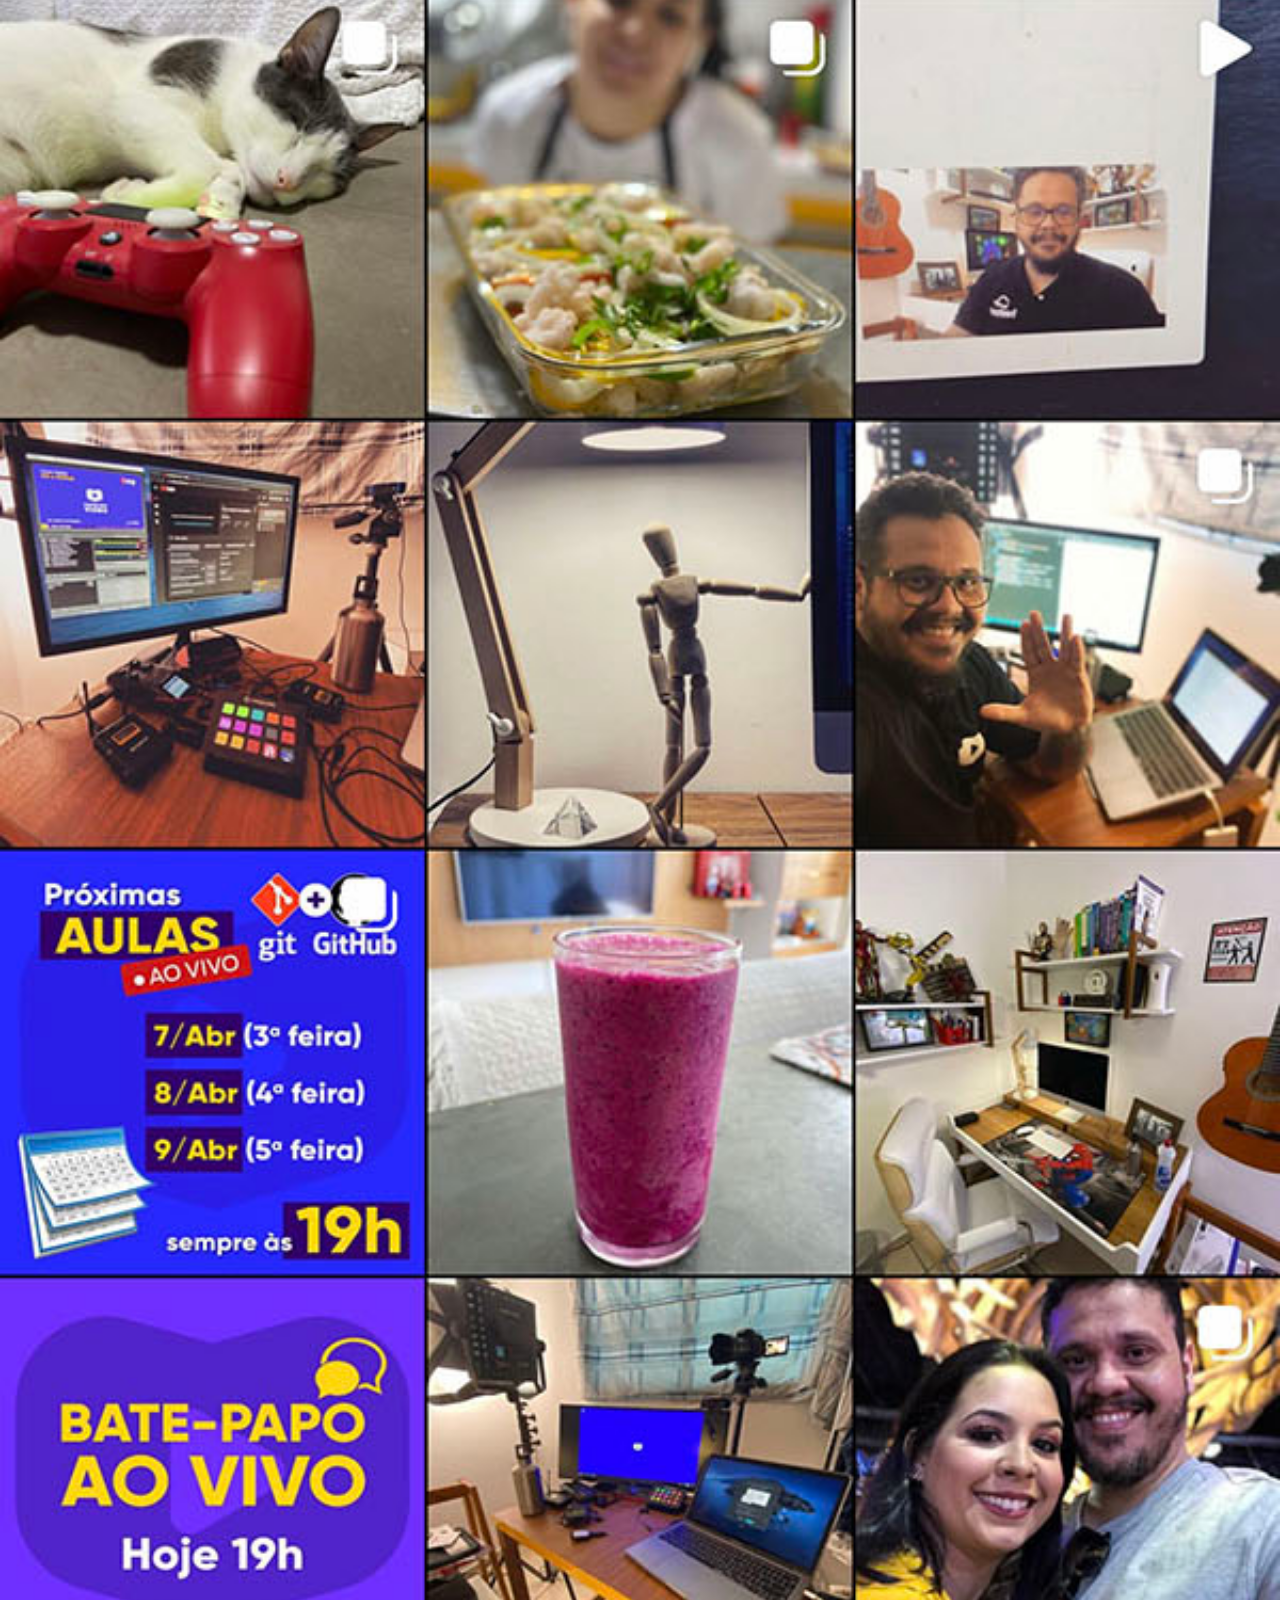
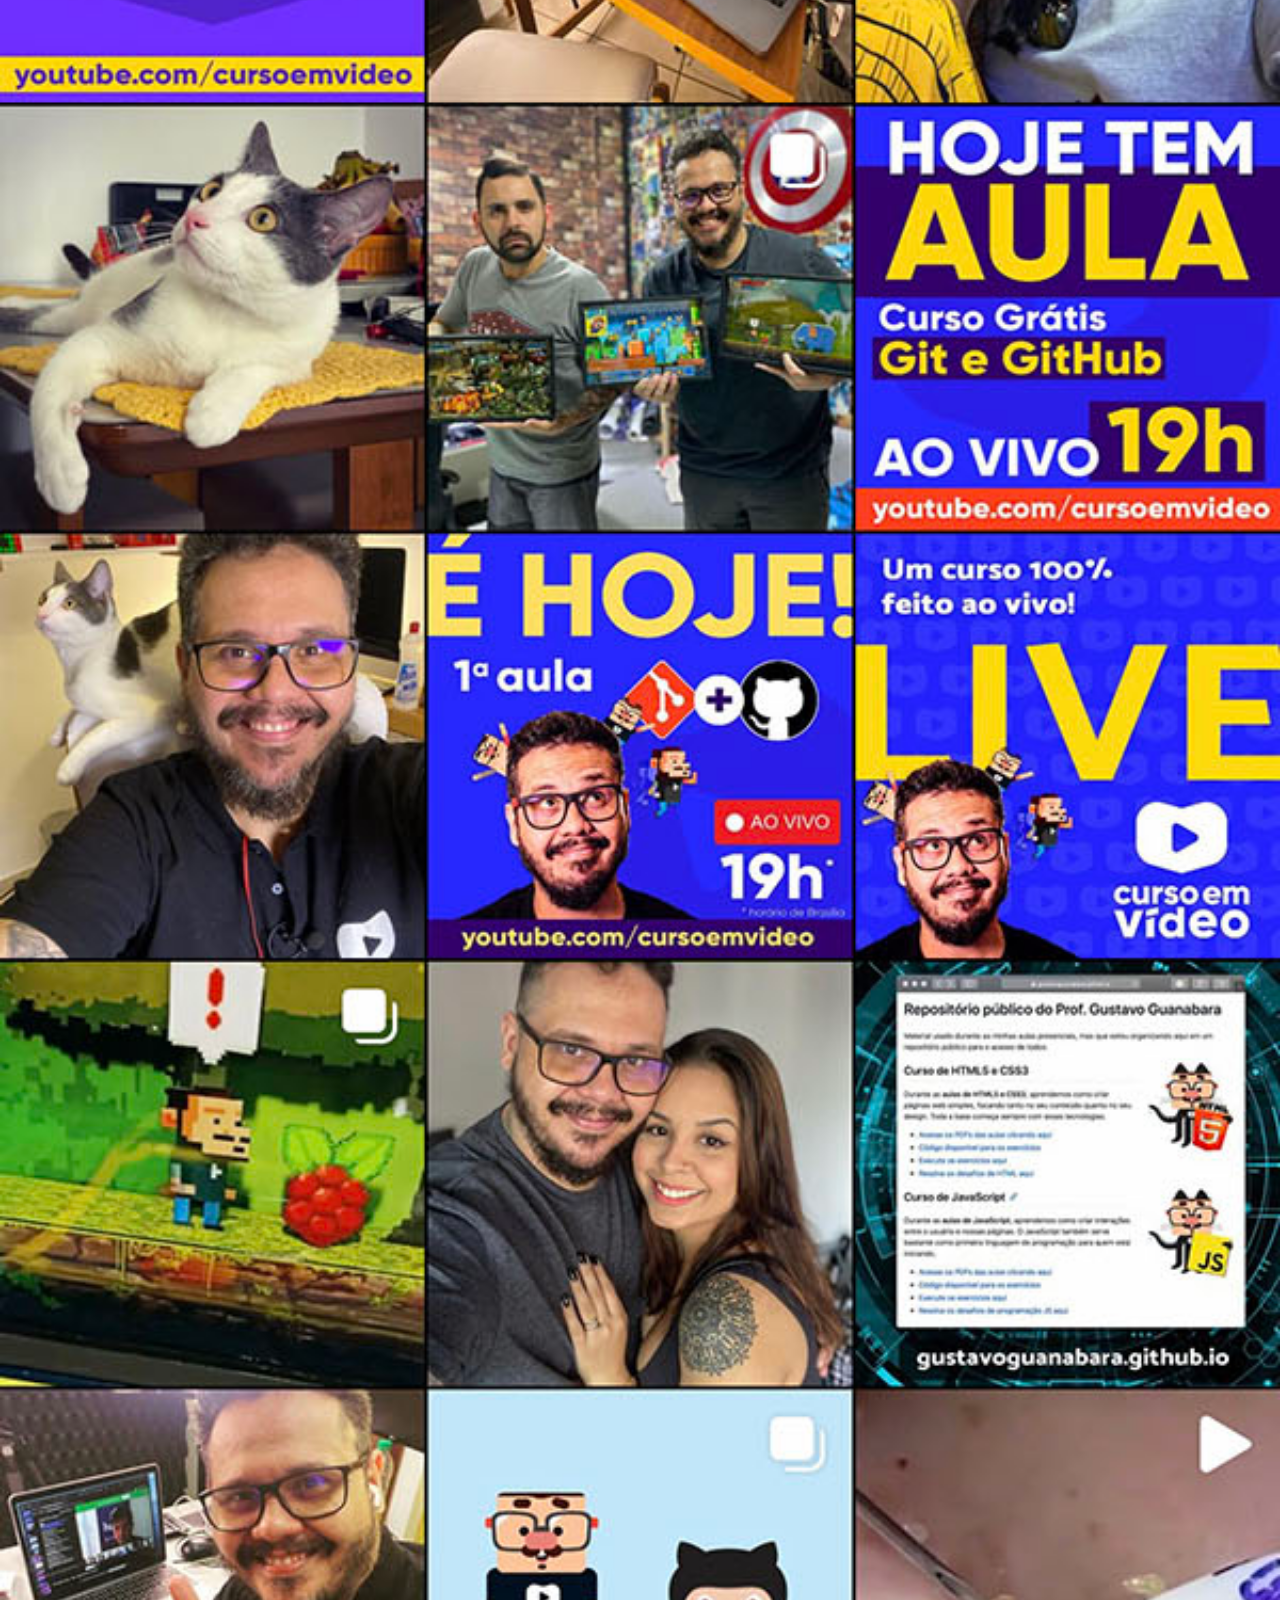
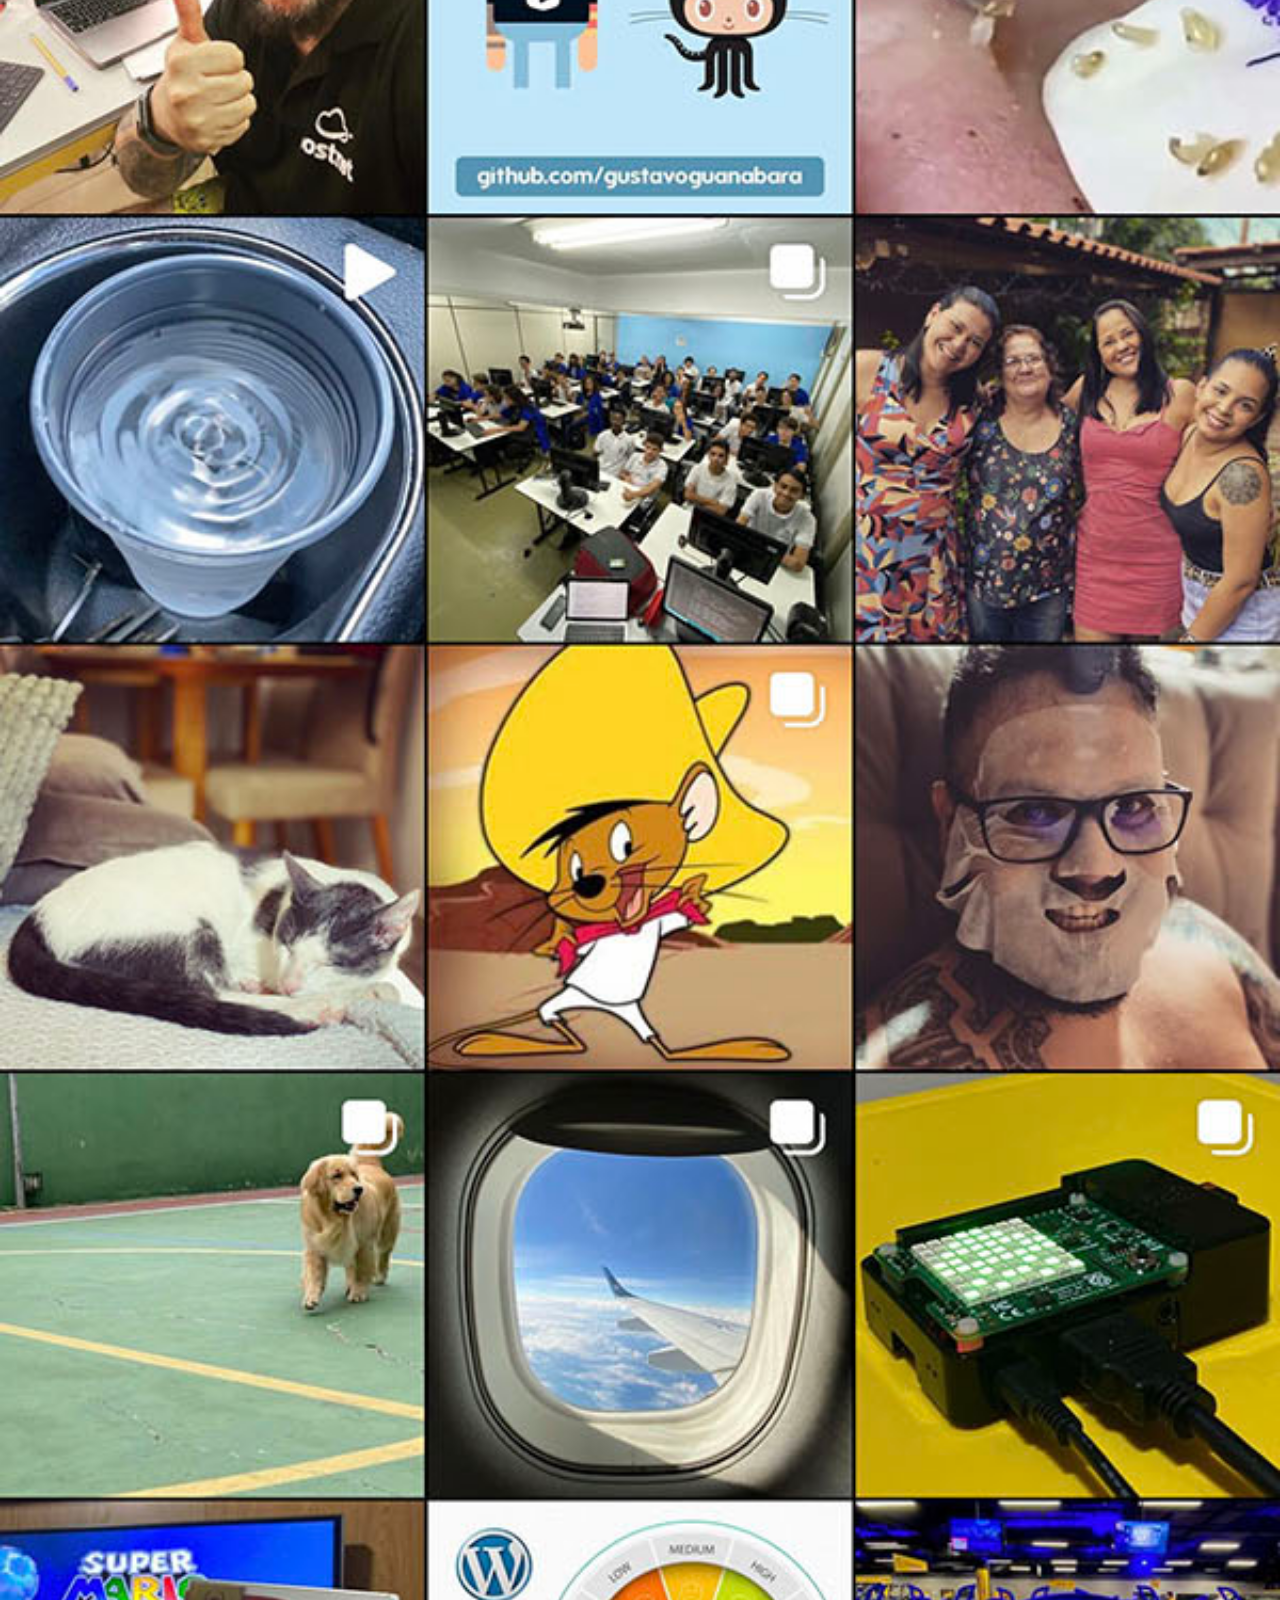
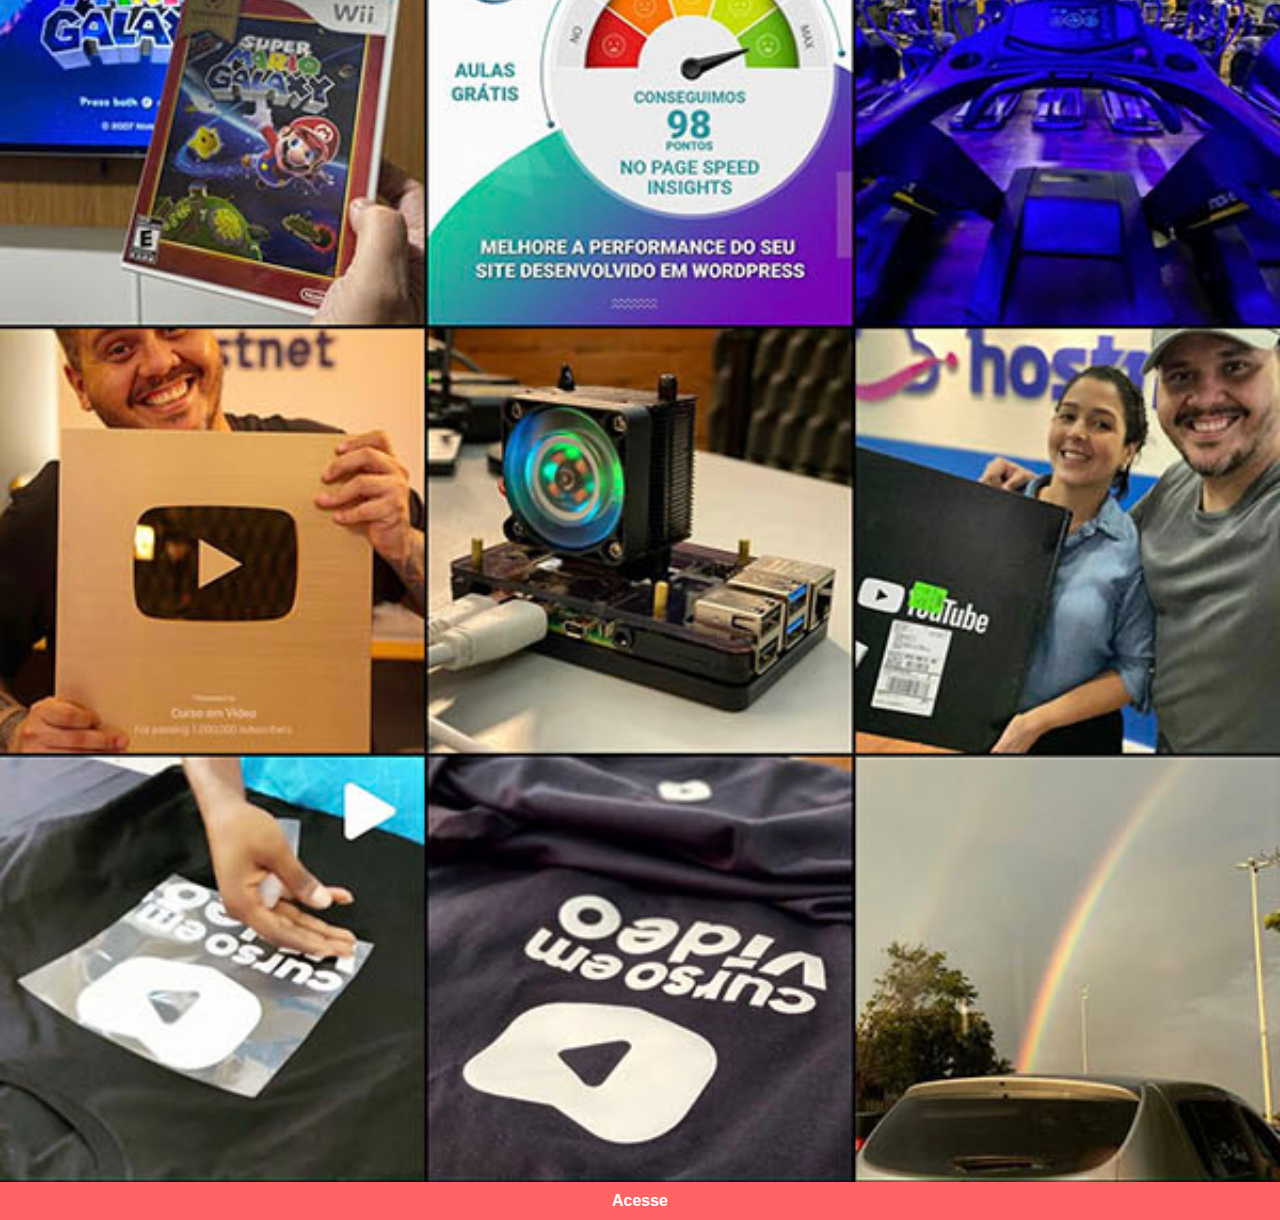
<file: ESTILOS/instagran.html>
<!DOCTYPE html>
<html lang="pt-br">
<head>
    <meta charset="UTF-8">
    <meta name="viewport" content="width=device-width, initial-scale=1.0">
    <title>Instagran</title>
    <style>
        *{
            margin: 0px;
            padding: 0px;
            font-family: Arial, Helvetica, sans-serif;
        }

        ::-webkit-scrollbar { /* Esconde a rolange  de todos os lados*/
            width: 0px ;
            height: 0px;

        }
        img  {
            width: 100vw;
            
        }

        a {
            display: block;
            text-align: center;
            background-color: rgba(255, 0, 0, 0.612);
            padding-top:10px ;
            padding-bottom: 10px;
            width: 250px;
            text-decoration: none;
            font-weight: bold;
            color: white;
            width: 100vw;
            margin-top: -4px;
            
        }
        a:hover {
            background-color: rgb(228, 0, 0);
        }
    </style>
</head>
<body>
    <img src="../imagens/tela-instagram.jpg" alt="Instagran">
    <a href="https://www.instagram.com/"> Acesse</a>
</body>
</html>
</file>
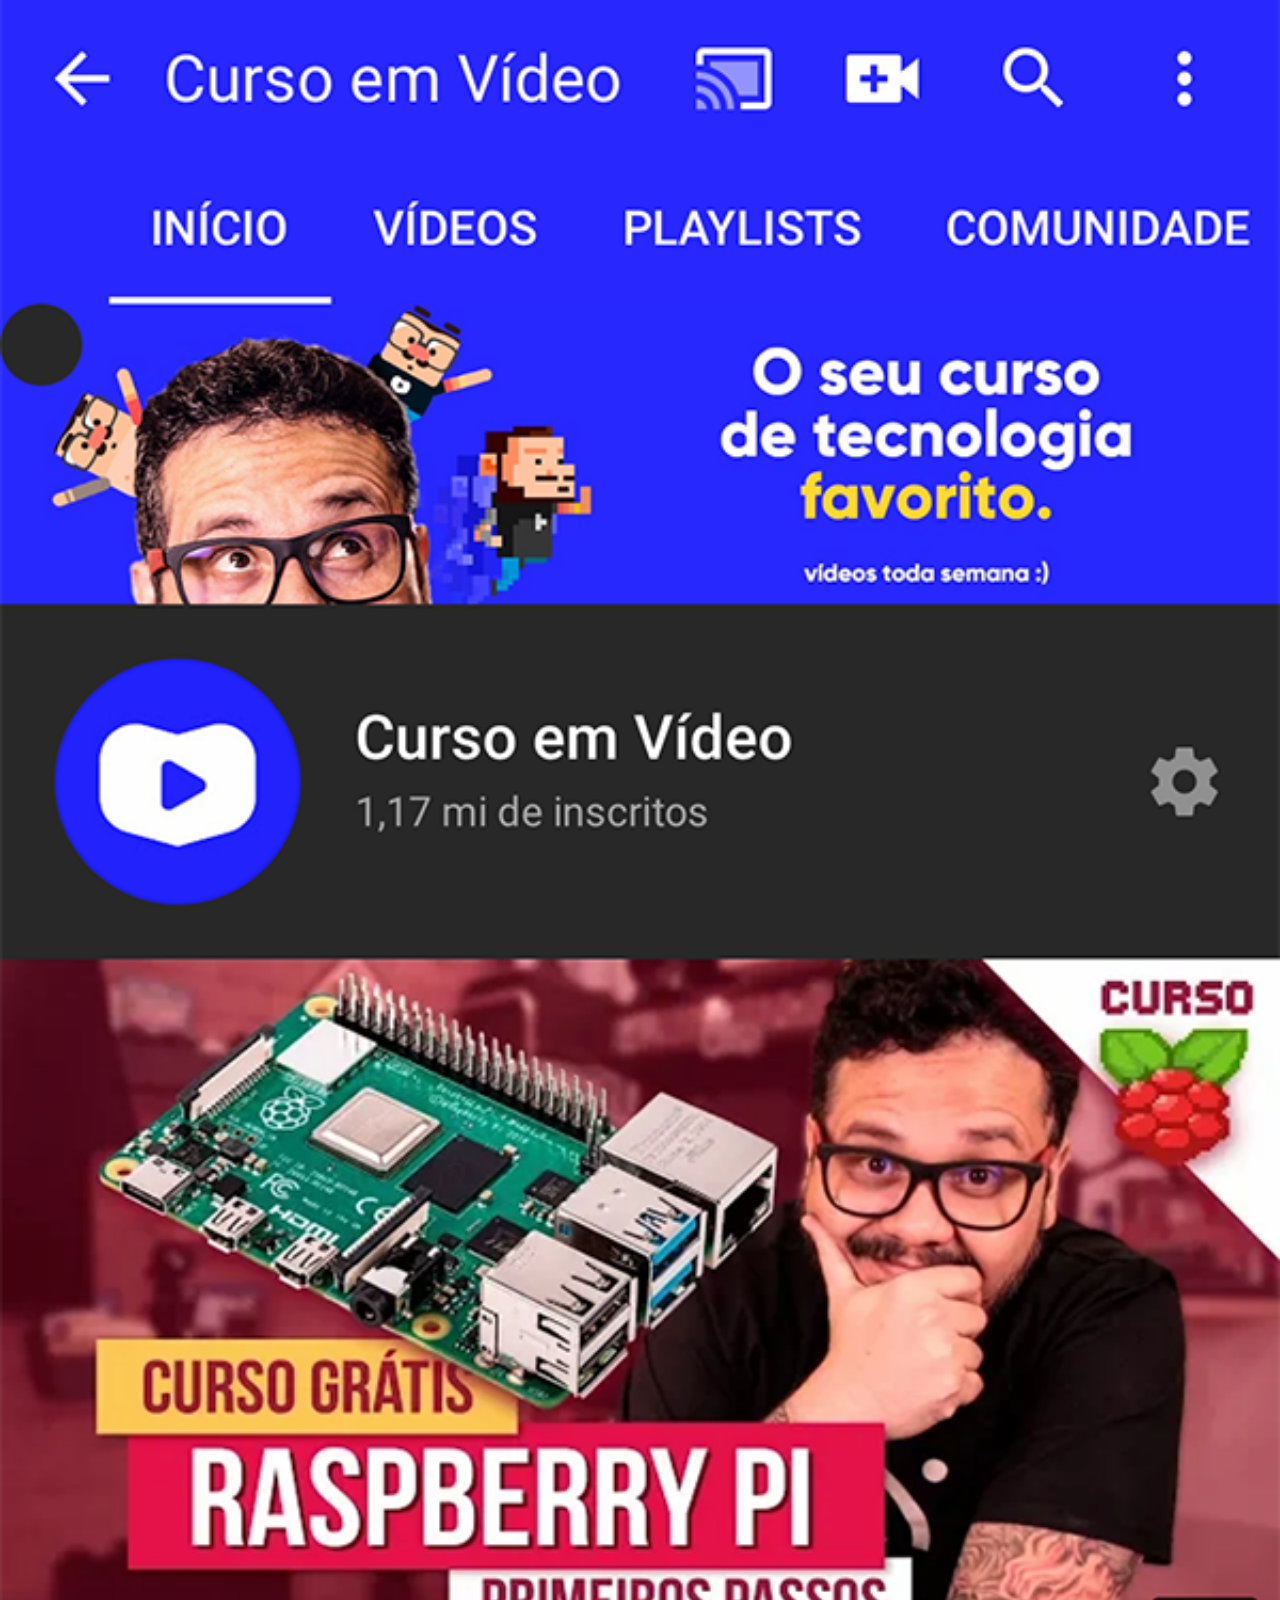
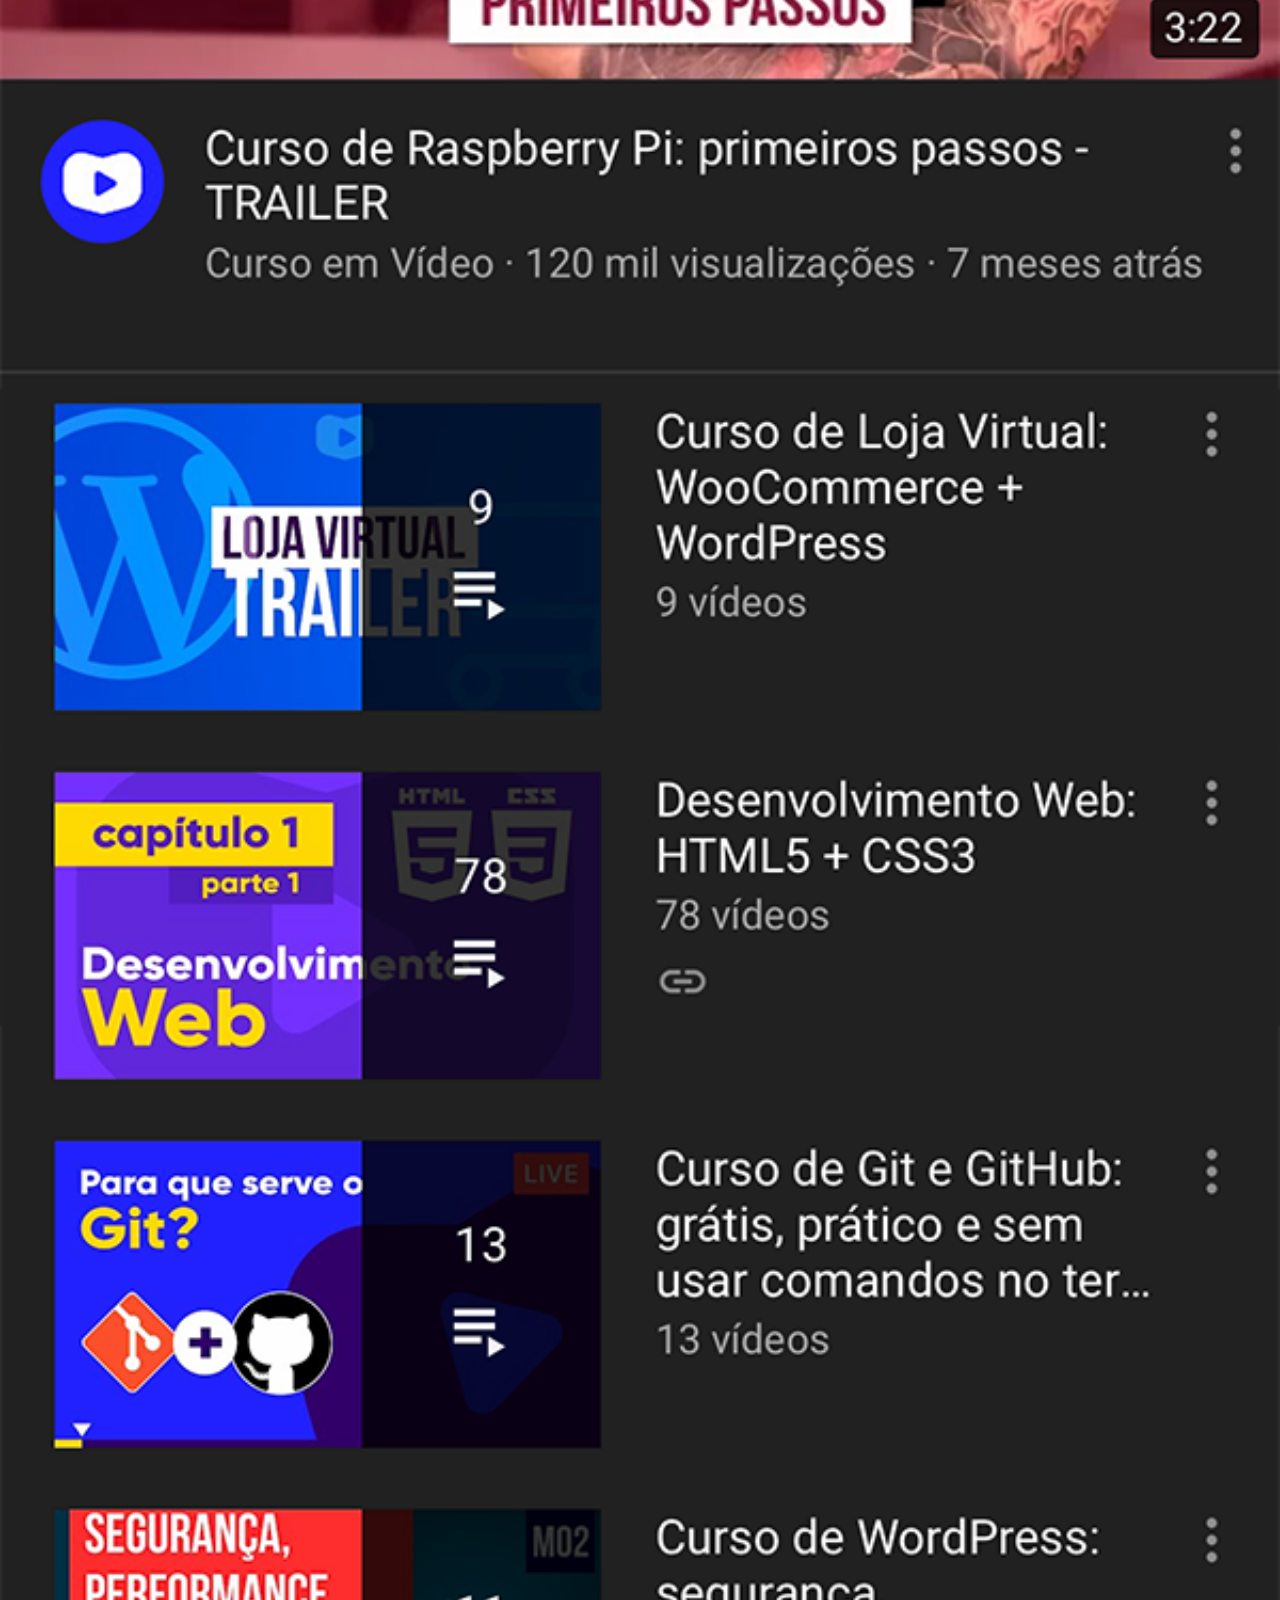
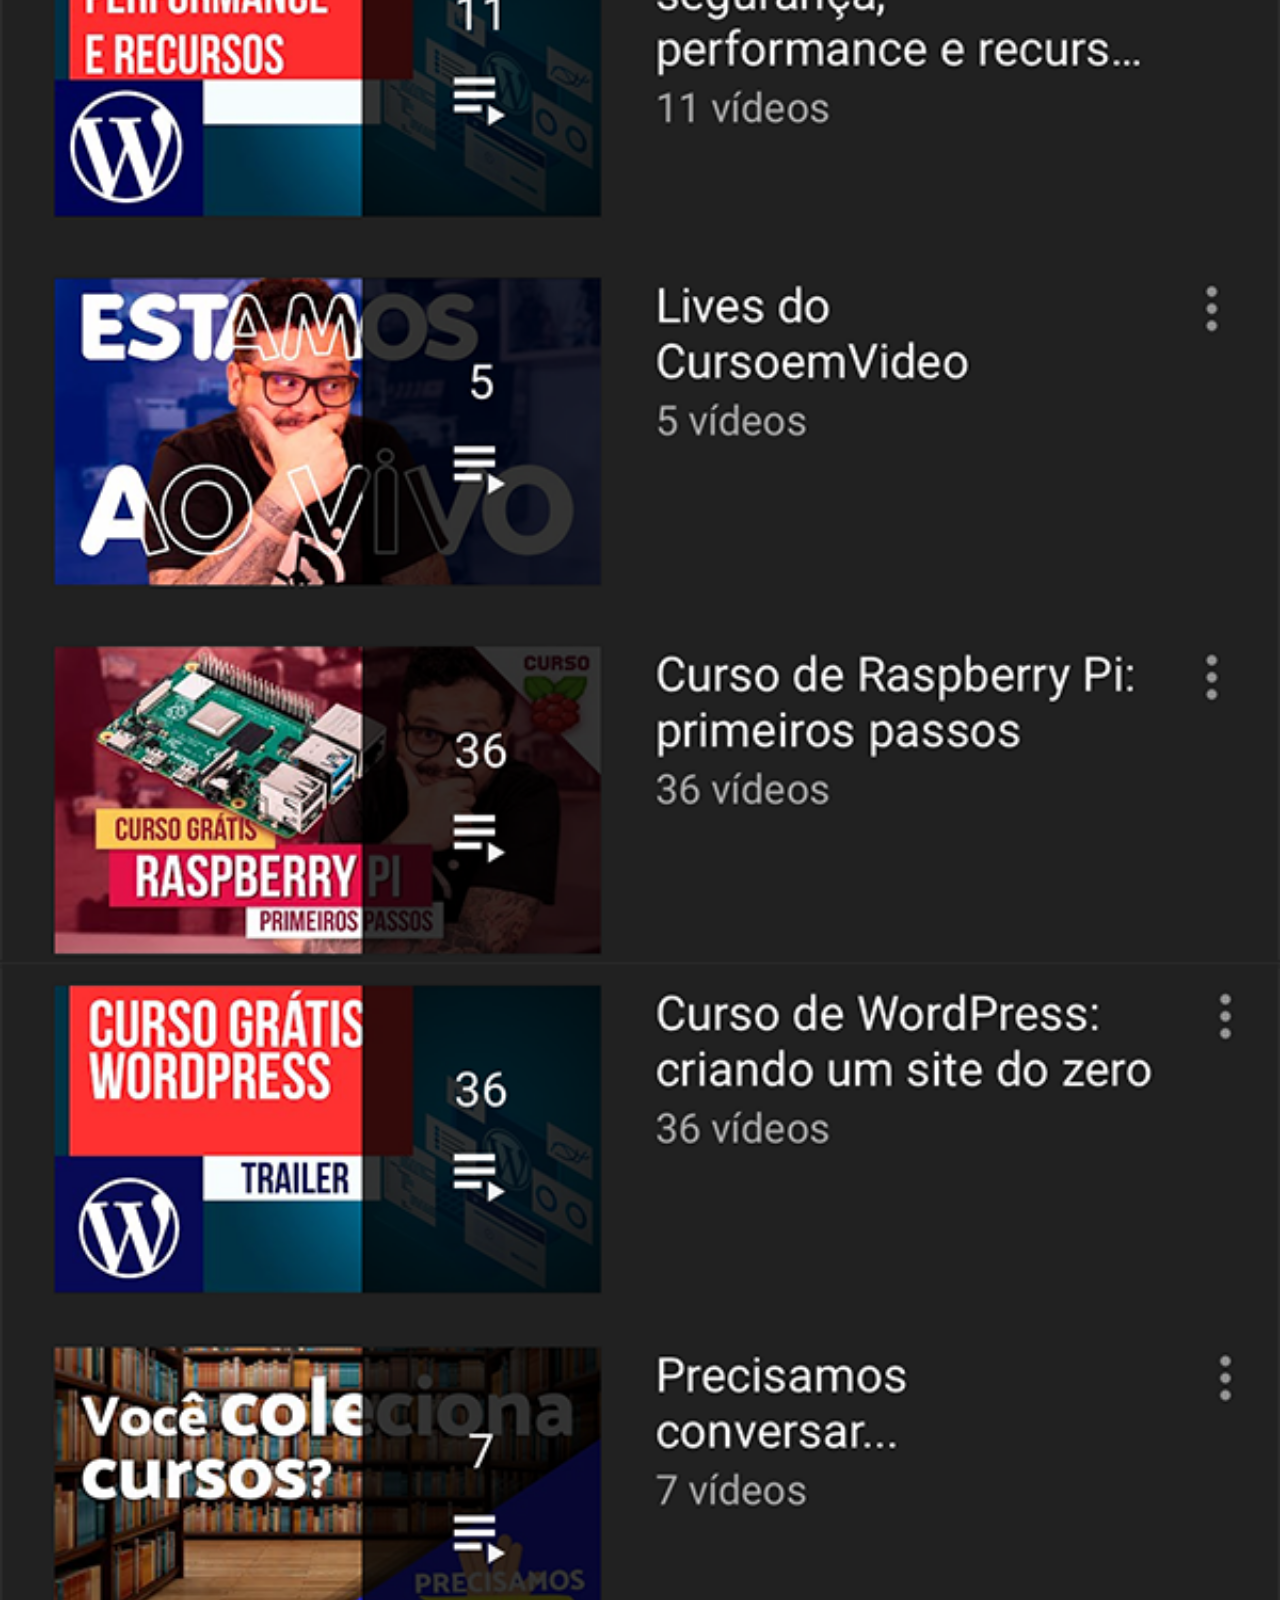
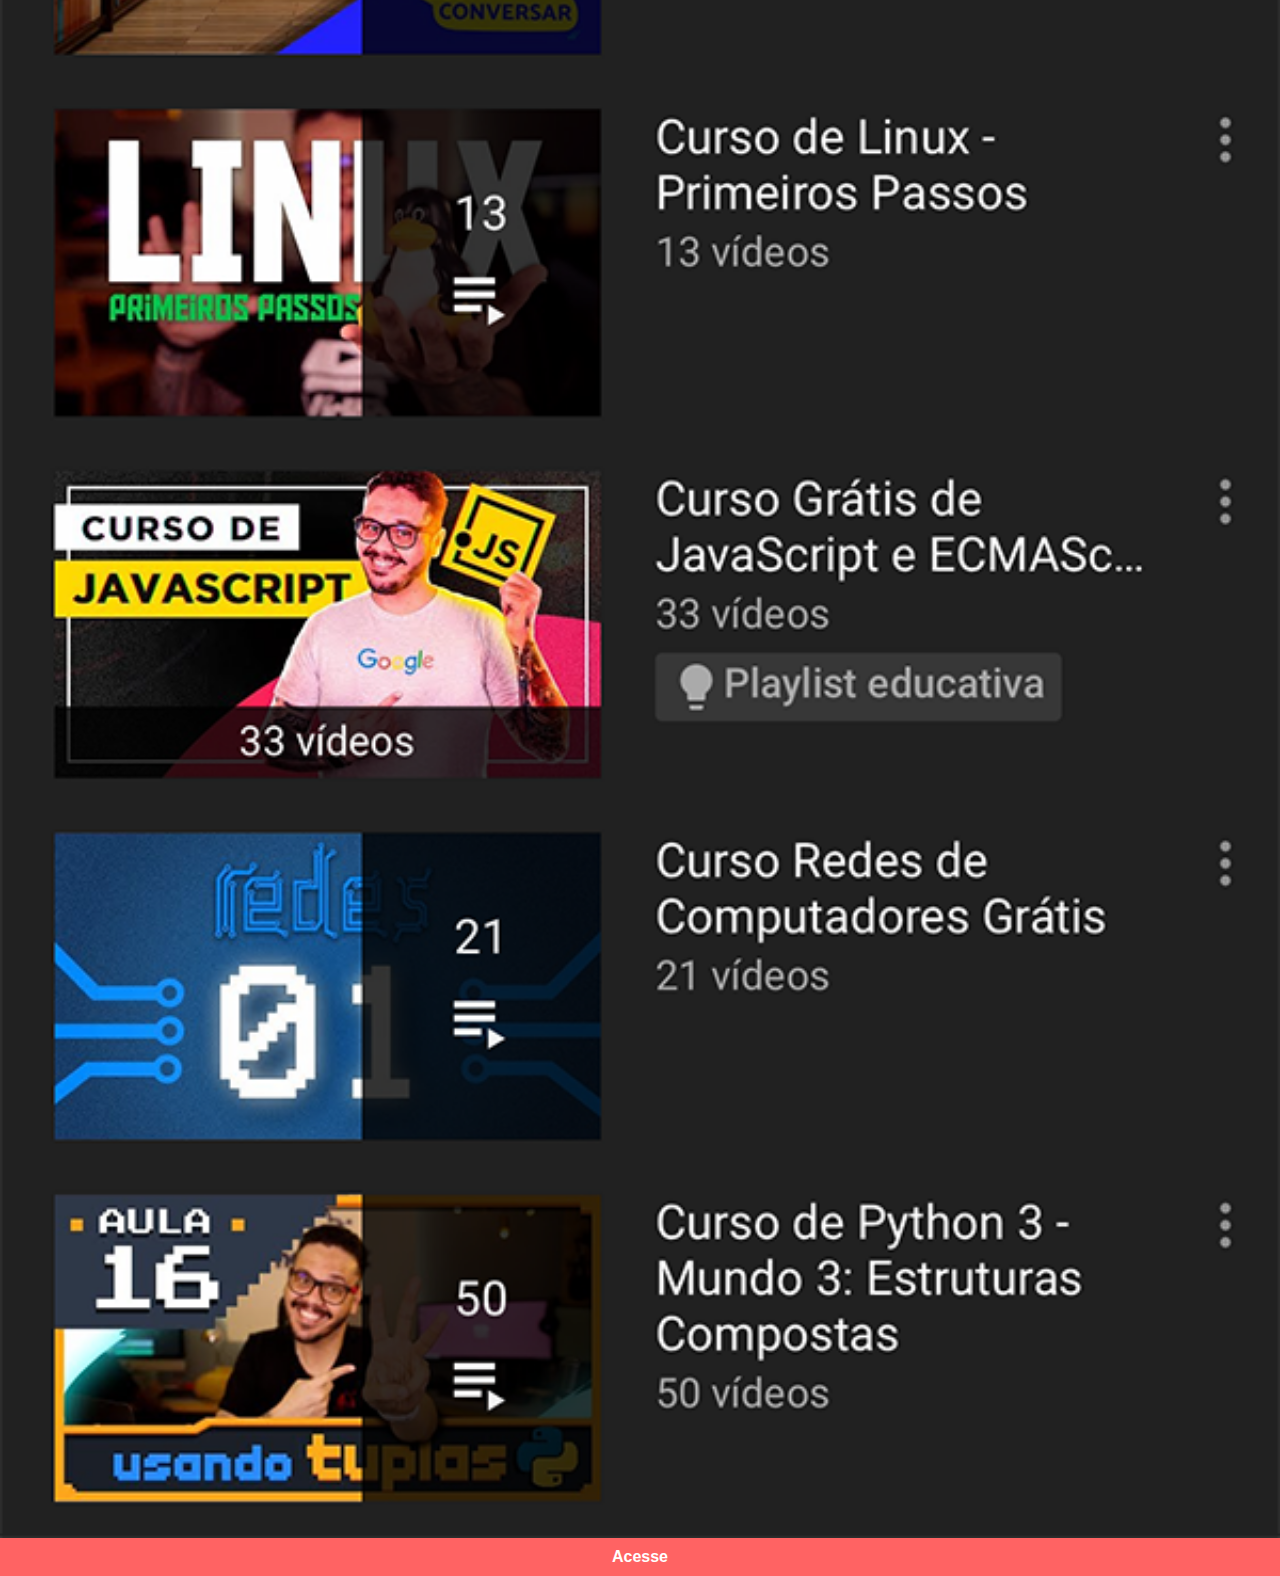
<file: ESTILOS/youtube.html>
<!DOCTYPE html>
<html lang="pt-br">
<head>
    <meta charset="UTF-8">
    <meta name="viewport" content="width=device-width, initial-scale=1.0">
    <title>Youtube</title>
    <style>
        *{
            margin: 0px;
            padding: 0px;
            font-family: Arial, Helvetica, sans-serif;
        }

        ::-webkit-scrollbar { /* Esconde a rolange  de todos os lados*/
            width: 0px ;
            height: 0px;

        }
        img  {
            width: 100vw;
            
        }

        a {
            display: block;
            text-align: center;
            background-color: rgba(255, 0, 0, 0.612);
            padding-top:10px ;
            padding-bottom: 10px;
            width: 250px;
            text-decoration: none;
            font-weight: bold;
            color: white;
            width: 100vw;
            margin-top: -4px;
            
        }
        a:hover {
            background-color: rgb(228, 0, 0);
        }
    </style>
</head>
<body>
    <img src="../imagens/tela-youtube.png" alt="Youtube">
    <a href="https://www.youtube.com/@CursoemVideo/playlists" target="_blank" > Acesse</a>
</body>
</html>
</file>
<file: ESTILOS/style.css>
@charset "UTF-8";

* {
    margin: 0px;
    padding: 0px;
    font-family: Arial, Helvetica, sans-serif;
}

html, body {
    height: 100vh; /*Altura total da página*/
    width:100vw ;   /*largura total da página*/
    background-color: black;
}

body {
    background: no-repeat center center;
    background-image: url(../imagens/fundo-madeira.jpg);
    background-size: cover; /*cover informa ao navegador que ele deve se certificar de que a imagem cobrirá sempre o contêiner inteiro*/
    background-attachment: fixed;
}

main {
    position: relative;
    height: 100vh;
    
}

#telefone {
    position: absolute;
    height: 627px;
    width: 311px;
    top: 50%;
    left: 50%;

    transform: translate(-50%,-50%);
    background-image: url(../imagens/frame-iphone.png);
    background-repeat: no-repeat;
}

#tela {
    position: relative;
    top: 80px;
    left: 22px;
    width:267px ;
    height: 471px;
}

#redes-sociais {
    text-align: right;
    margin-right: 4px;

}

#redes-sociais > a > img {
    height: 50px;
    margin-left: 10px ;
    border-radius: 50%;
    box-shadow: 2px 2px 2px 2px rgba(0, 0, 0, 0.408);
    box-sizing: border-box;
}

#redes-sociais img:hover {
    border: 2px solid rgba(255, 255, 255, 0.381);  
    transform: translate(-3px,-3px);
    box-shadow: 5px 5px 10px black;
    transition: transform .5s ; 
}
</file>
